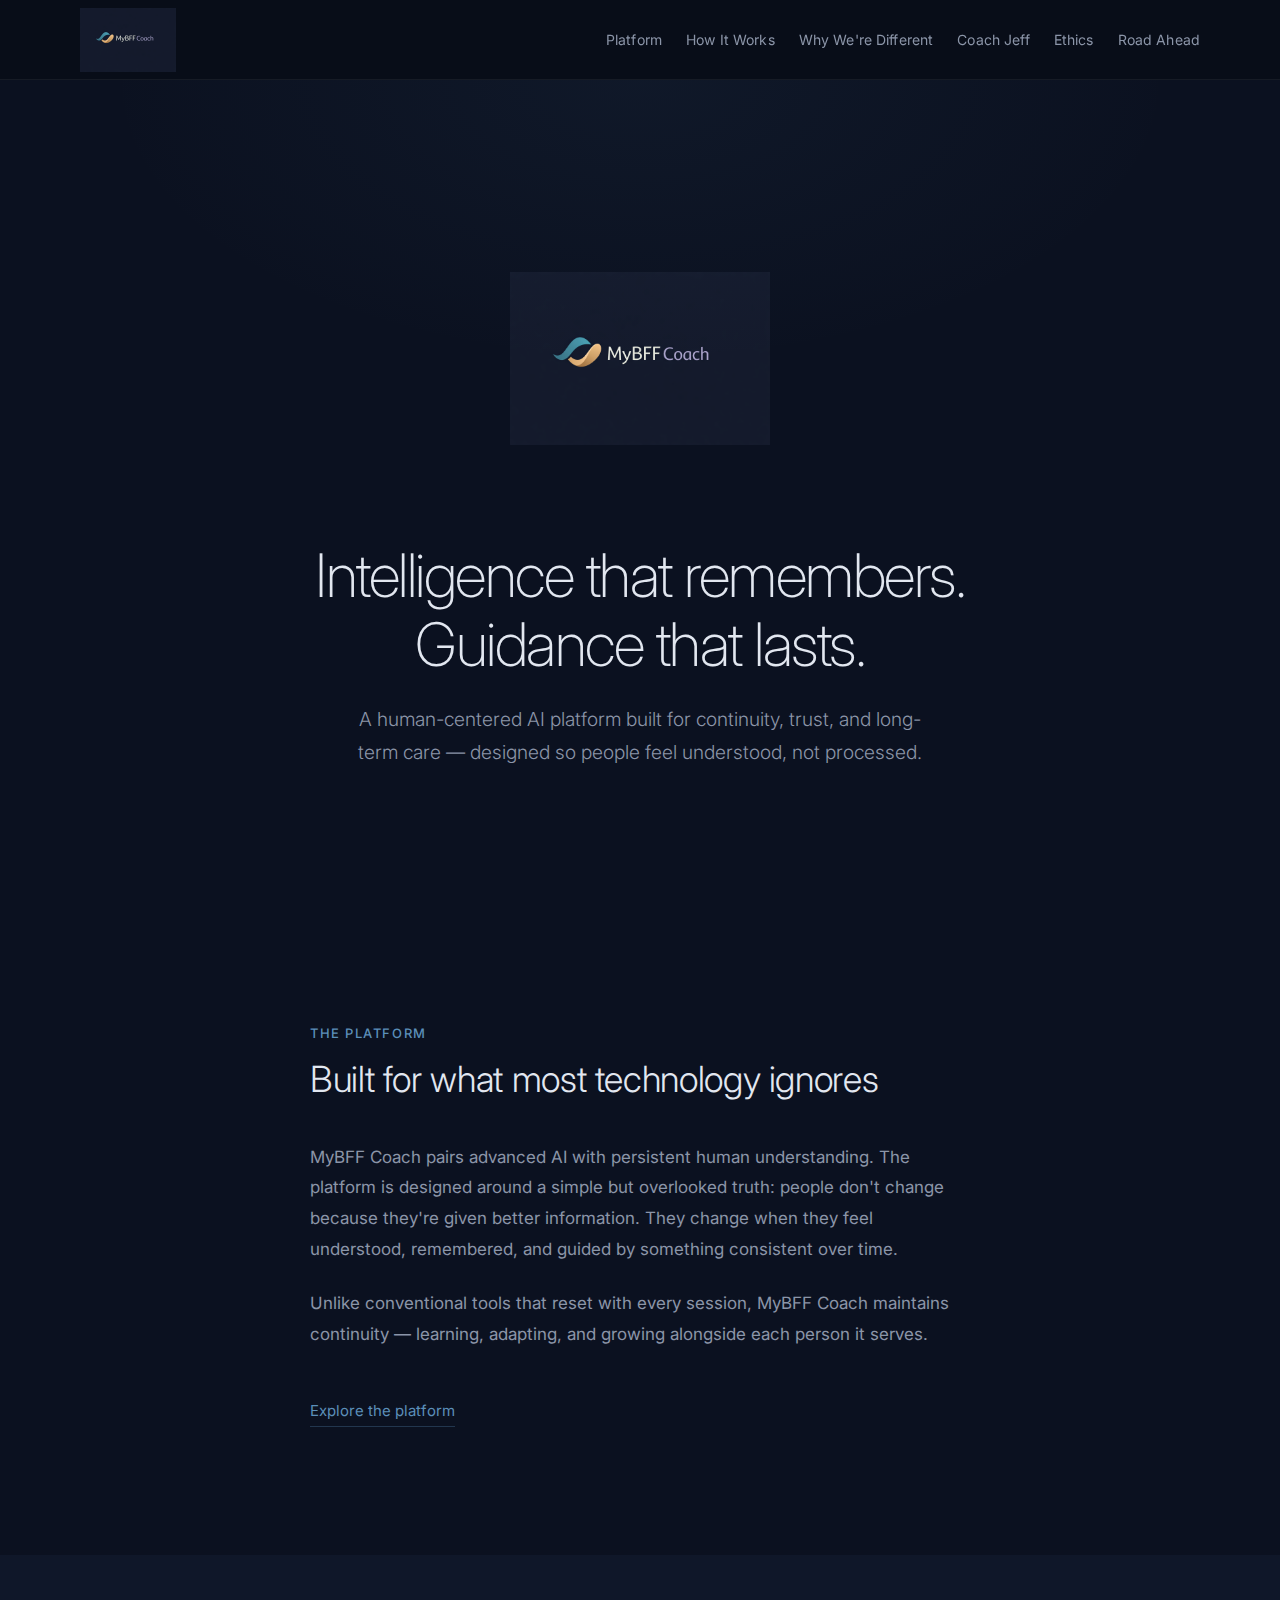
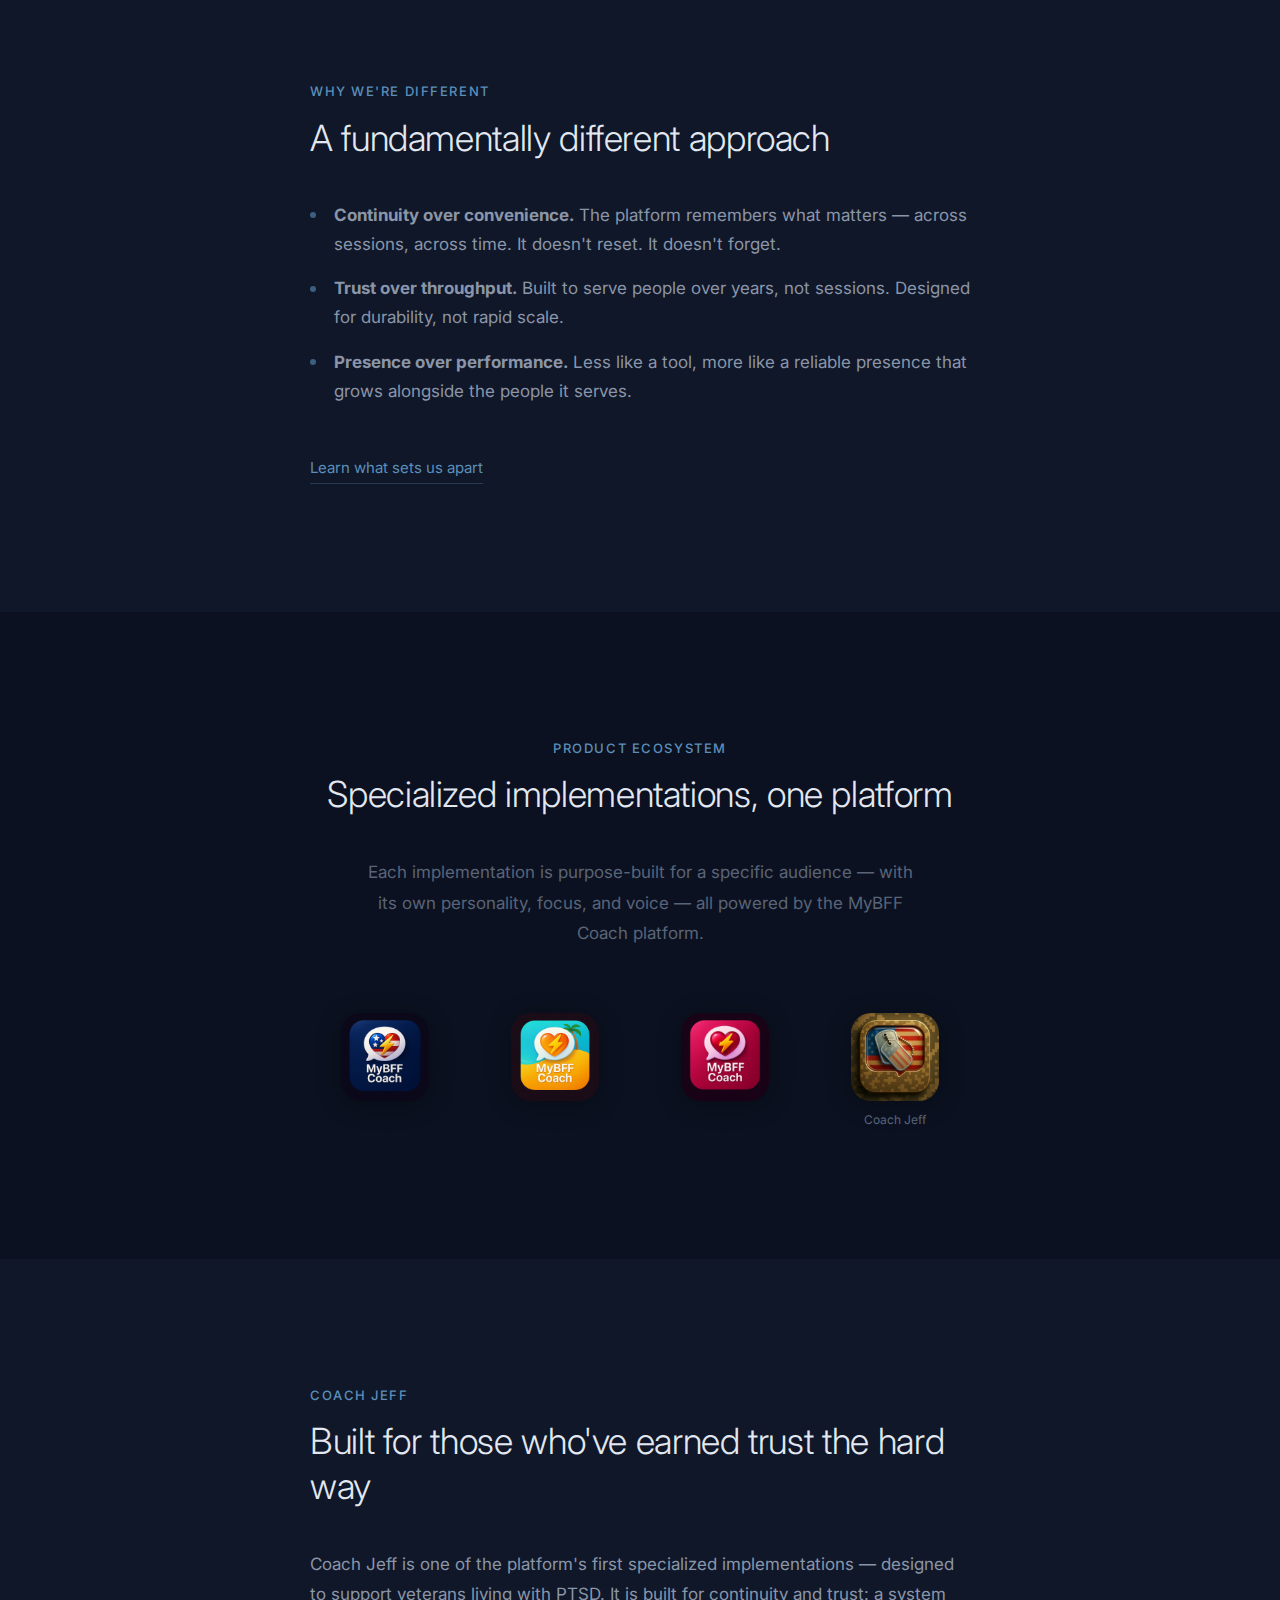
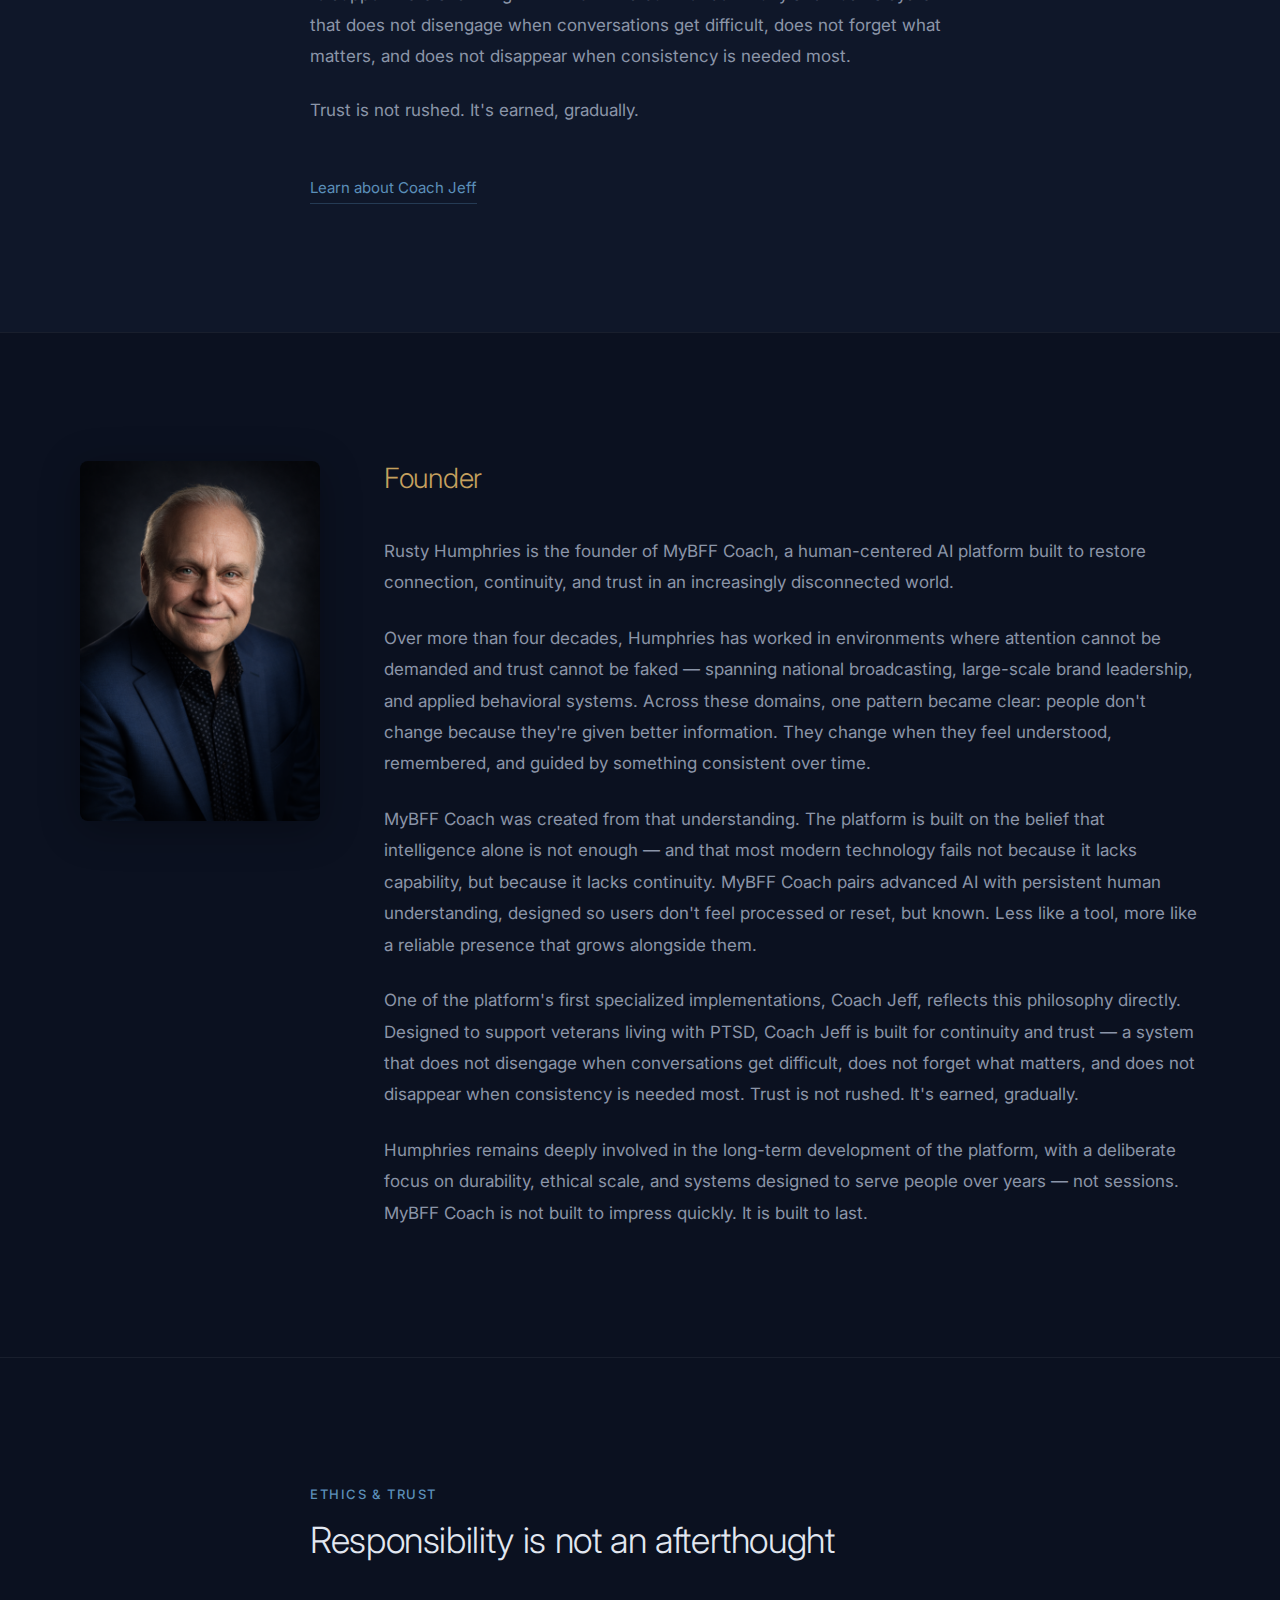
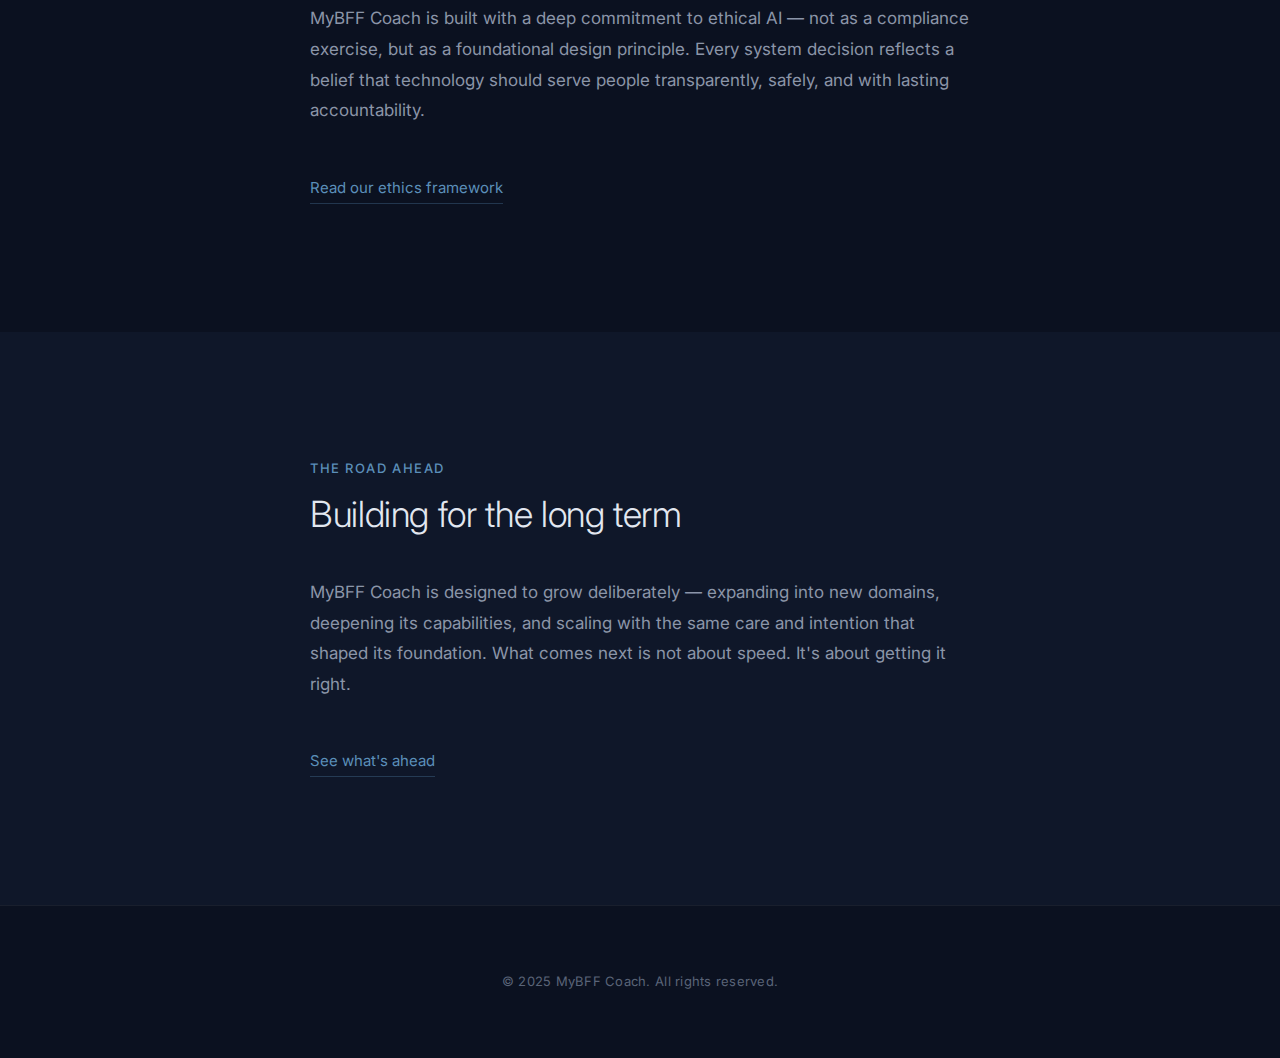
<file: index.html>
<!DOCTYPE html>
<html lang="en">
<head>
  <meta charset="UTF-8">
  <meta name="viewport" content="width=device-width, initial-scale=1.0">
  <title>MyBFF Coach — Human-Centered AI for Continuity, Trust &amp; Long-Term Care</title>
  <meta name="description" content="MyBFF Coach is a human-centered AI platform built to restore connection, continuity, and trust in an increasingly disconnected world.">
  <link rel="stylesheet" href="styles.css">
  <link rel="preconnect" href="https://fonts.googleapis.com">
  <link rel="preconnect" href="https://fonts.gstatic.com" crossorigin>
  <link href="https://fonts.googleapis.com/css2?family=Inter:wght@200;300;400;500&display=swap" rel="stylesheet">
</head>
<body>

  <!-- Header -->
  <header class="site-header">
    <div class="header-inner">
      <a href="index.html" class="logo-link">
        <img src="assets/logo-mybffcoach.png" alt="MyBFF Coach" class="logo-img">
      </a>
      <button class="nav-toggle" aria-label="Toggle navigation" aria-expanded="false">
        <span></span>
        <span></span>
        <span></span>
      </button>
      <nav class="site-nav" role="navigation">
        <a href="platform.html">Platform</a>
        <a href="how-it-works.html">How It Works</a>
        <a href="why-different.html">Why We're Different</a>
        <a href="coach-jeff.html">Coach Jeff</a>
        <a href="ethics.html">Ethics</a>
        <a href="road-ahead.html">Road Ahead</a>
      </nav>
    </div>
  </header>

  <main>

    <!-- 1. Hero -->
    <section class="section section--hero">
      <div class="container text-center">
        <div class="hero-brand">
          <img src="assets/logo-mybffcoach.png" alt="MyBFF Coach" class="hero-logo">
        </div>
        <h1 class="hero-headline">Intelligence that remembers.<br>Guidance that lasts.</h1>
        <p class="hero-sub">A human-centered AI platform built for continuity, trust, and long-term care &mdash; designed so people feel understood, not processed.</p>
      </div>
    </section>

    <!-- 2. Platform Summary -->
    <section class="section">
      <div class="container container--narrow">
        <h4 class="section-label">The Platform</h4>
        <h2 class="section-title">Built for what most technology ignores</h2>
        <div class="section-body">
          <p>MyBFF Coach pairs advanced AI with persistent human understanding. The platform is designed around a simple but overlooked truth: people don't change because they're given better information. They change when they feel understood, remembered, and guided by something consistent over time.</p>
          <p>Unlike conventional tools that reset with every session, MyBFF Coach maintains continuity &mdash; learning, adapting, and growing alongside each person it serves.</p>
          <a href="platform.html" class="section-link">Explore the platform</a>
        </div>
      </div>
    </section>

    <!-- 3. Why We're Different -->
    <section class="section section--alt">
      <div class="container container--narrow">
        <h4 class="section-label">Why We're Different</h4>
        <h2 class="section-title">A fundamentally different approach</h2>
        <ul class="feature-list">
          <li><strong>Continuity over convenience.</strong> The platform remembers what matters &mdash; across sessions, across time. It doesn't reset. It doesn't forget.</li>
          <li><strong>Trust over throughput.</strong> Built to serve people over years, not sessions. Designed for durability, not rapid scale.</li>
          <li><strong>Presence over performance.</strong> Less like a tool, more like a reliable presence that grows alongside the people it serves.</li>
        </ul>
        <a href="why-different.html" class="section-link">Learn what sets us apart</a>
      </div>
    </section>

    <!-- 4. Product Ecosystem Preview -->
    <section class="section">
      <div class="container text-center">
        <h4 class="section-label">Product Ecosystem</h4>
        <h2 class="section-title">Specialized implementations, one platform</h2>
        <p class="text-muted" style="max-width: 560px; margin: 0 auto;">Each implementation is purpose-built for a specific audience &mdash; with its own personality, focus, and voice &mdash; all powered by the MyBFF Coach platform.</p>
        <div class="icon-grid">
          <div class="icon-grid-item">
            <img src="assets/icons/mybff-icon-01.png" alt="MyBFF Coach variant">
          </div>
          <div class="icon-grid-item">
            <img src="assets/icons/mybff-icon-02.png" alt="MyBFF Coach variant">
          </div>
          <div class="icon-grid-item">
            <img src="assets/icons/mybff-icon-03.png" alt="MyBFF Coach variant">
          </div>
          <div class="icon-grid-item">
            <img src="assets/icons/coach-jeff.png" alt="Coach Jeff">
            <span>Coach Jeff</span>
          </div>
        </div>
      </div>
    </section>

    <!-- 5. Coach Jeff Highlight -->
    <section class="section section--alt">
      <div class="container container--narrow">
        <h4 class="section-label">Coach Jeff</h4>
        <h2 class="section-title">Built for those who've earned trust the hard way</h2>
        <div class="section-body">
          <p>Coach Jeff is one of the platform's first specialized implementations &mdash; designed to support veterans living with PTSD. It is built for continuity and trust: a system that does not disengage when conversations get difficult, does not forget what matters, and does not disappear when consistency is needed most.</p>
          <p>Trust is not rushed. It's earned, gradually.</p>
          <a href="coach-jeff.html" class="section-link">Learn about Coach Jeff</a>
        </div>
      </div>
    </section>

    <!-- 6. Founder Anchor -->
    <section class="section founder-section">
      <div class="container">
        <div class="founder-layout">
          <img src="assets/founder-rusty.png" alt="Rusty Humphries, Founder of MyBFF Coach" class="founder-photo">
          <div class="founder-content">
            <h2>Founder</h2>
            <p>Rusty Humphries is the founder of MyBFF Coach, a human-centered AI platform built to restore connection, continuity, and trust in an increasingly disconnected world.</p>
            <p>Over more than four decades, Humphries has worked in environments where attention cannot be demanded and trust cannot be faked &mdash; spanning national broadcasting, large-scale brand leadership, and applied behavioral systems. Across these domains, one pattern became clear: people don't change because they're given better information. They change when they feel understood, remembered, and guided by something consistent over time.</p>
            <p>MyBFF Coach was created from that understanding. The platform is built on the belief that intelligence alone is not enough &mdash; and that most modern technology fails not because it lacks capability, but because it lacks continuity. MyBFF Coach pairs advanced AI with persistent human understanding, designed so users don't feel processed or reset, but known. Less like a tool, more like a reliable presence that grows alongside them.</p>
            <p>One of the platform's first specialized implementations, Coach Jeff, reflects this philosophy directly. Designed to support veterans living with PTSD, Coach Jeff is built for continuity and trust &mdash; a system that does not disengage when conversations get difficult, does not forget what matters, and does not disappear when consistency is needed most. Trust is not rushed. It's earned, gradually.</p>
            <p>Humphries remains deeply involved in the long-term development of the platform, with a deliberate focus on durability, ethical scale, and systems designed to serve people over years &mdash; not sessions. MyBFF Coach is not built to impress quickly. It is built to last.</p>
          </div>
        </div>
      </div>
    </section>

    <!-- 7. Ethics Reassurance -->
    <section class="section">
      <div class="container container--narrow">
        <h4 class="section-label">Ethics &amp; Trust</h4>
        <h2 class="section-title">Responsibility is not an afterthought</h2>
        <div class="section-body">
          <p>MyBFF Coach is built with a deep commitment to ethical AI &mdash; not as a compliance exercise, but as a foundational design principle. Every system decision reflects a belief that technology should serve people transparently, safely, and with lasting accountability.</p>
          <a href="ethics.html" class="section-link">Read our ethics framework</a>
        </div>
      </div>
    </section>

    <!-- 8. Road Ahead Teaser -->
    <section class="section section--alt">
      <div class="container container--narrow">
        <h4 class="section-label">The Road Ahead</h4>
        <h2 class="section-title">Building for the long term</h2>
        <div class="section-body">
          <p>MyBFF Coach is designed to grow deliberately &mdash; expanding into new domains, deepening its capabilities, and scaling with the same care and intention that shaped its foundation. What comes next is not about speed. It's about getting it right.</p>
          <a href="road-ahead.html" class="section-link">See what's ahead</a>
        </div>
      </div>
    </section>

  </main>

  <!-- Footer -->
  <footer class="site-footer">
    <div class="container">
      <p class="footer-text">&copy; 2025 MyBFF Coach. All rights reserved.</p>
    </div>
  </footer>

  <script>
    // Mobile navigation toggle
    (function () {
      var toggle = document.querySelector('.nav-toggle');
      var nav = document.querySelector('.site-nav');
      if (!toggle || !nav) return;
      toggle.addEventListener('click', function () {
        var open = nav.classList.toggle('open');
        toggle.classList.toggle('open', open);
        toggle.setAttribute('aria-expanded', open);
      });
      // Close on link click
      nav.querySelectorAll('a').forEach(function (link) {
        link.addEventListener('click', function () {
          nav.classList.remove('open');
          toggle.classList.remove('open');
          toggle.setAttribute('aria-expanded', 'false');
        });
      });
    })();
  </script>

</body>
</html>
</file>
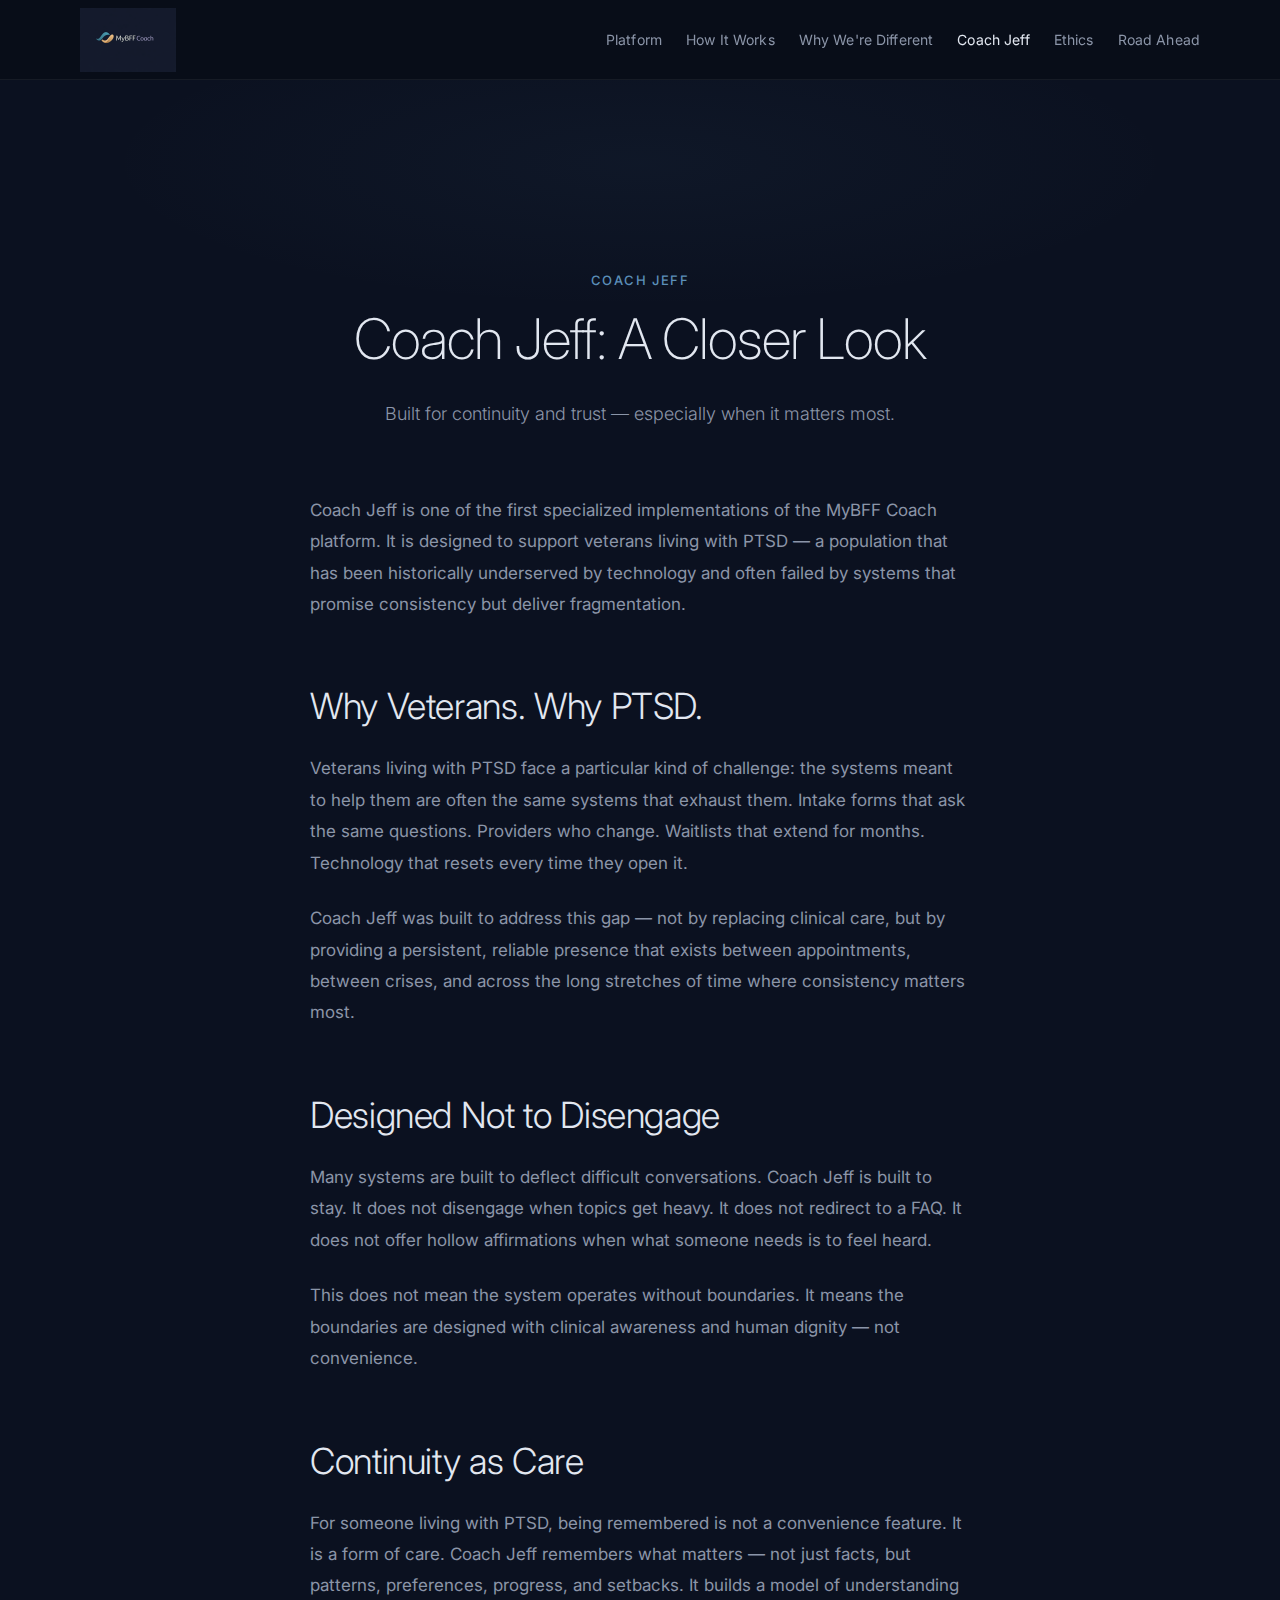
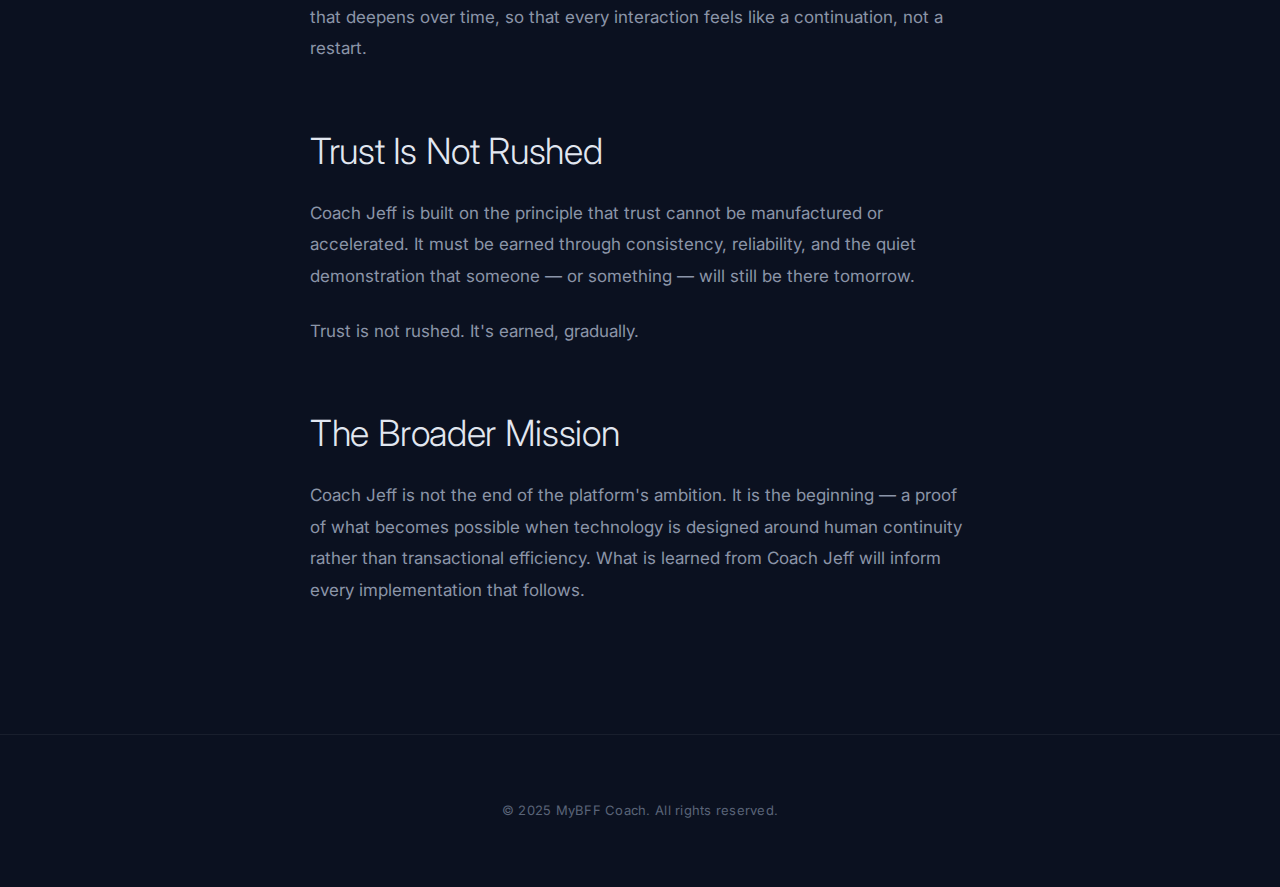
<file: coach-jeff.html>
<!DOCTYPE html>
<html lang="en">
<head>
  <meta charset="UTF-8">
  <meta name="viewport" content="width=device-width, initial-scale=1.0">
  <title>Coach Jeff — MyBFF Coach</title>
  <meta name="description" content="Coach Jeff is a specialized MyBFF Coach implementation designed to support veterans living with PTSD through continuity and trust.">
  <link rel="stylesheet" href="styles.css">
  <link rel="preconnect" href="https://fonts.googleapis.com">
  <link rel="preconnect" href="https://fonts.gstatic.com" crossorigin>
  <link href="https://fonts.googleapis.com/css2?family=Inter:wght@200;300;400;500&display=swap" rel="stylesheet">
</head>
<body>

  <!-- Header -->
  <header class="site-header">
    <div class="header-inner">
      <a href="index.html" class="logo-link">
        <img src="assets/logo-mybffcoach.png" alt="MyBFF Coach" class="logo-img">
      </a>
      <button class="nav-toggle" aria-label="Toggle navigation" aria-expanded="false">
        <span></span>
        <span></span>
        <span></span>
      </button>
      <nav class="site-nav" role="navigation">
        <a href="platform.html">Platform</a>
        <a href="how-it-works.html">How It Works</a>
        <a href="why-different.html">Why We're Different</a>
        <a href="coach-jeff.html" class="active">Coach Jeff</a>
        <a href="ethics.html">Ethics</a>
        <a href="road-ahead.html">Road Ahead</a>
      </nav>
    </div>
  </header>

  <main>

    <div class="page-header">
      <div class="container">
        <h4 class="section-label">Coach Jeff</h4>
        <h1>Coach Jeff: A Closer Look</h1>
        <p class="page-subtitle">Built for continuity and trust &mdash; especially when it matters most.</p>
      </div>
    </div>

    <div class="page-content">
      <div class="container container--narrow">

        <p>Coach Jeff is one of the first specialized implementations of the MyBFF Coach platform. It is designed to support veterans living with PTSD &mdash; a population that has been historically underserved by technology and often failed by systems that promise consistency but deliver fragmentation.</p>

        <h2>Why Veterans. Why PTSD.</h2>

        <p>Veterans living with PTSD face a particular kind of challenge: the systems meant to help them are often the same systems that exhaust them. Intake forms that ask the same questions. Providers who change. Waitlists that extend for months. Technology that resets every time they open it.</p>

        <p>Coach Jeff was built to address this gap &mdash; not by replacing clinical care, but by providing a persistent, reliable presence that exists between appointments, between crises, and across the long stretches of time where consistency matters most.</p>

        <h2>Designed Not to Disengage</h2>

        <p>Many systems are built to deflect difficult conversations. Coach Jeff is built to stay. It does not disengage when topics get heavy. It does not redirect to a FAQ. It does not offer hollow affirmations when what someone needs is to feel heard.</p>

        <p>This does not mean the system operates without boundaries. It means the boundaries are designed with clinical awareness and human dignity &mdash; not convenience.</p>

        <h2>Continuity as Care</h2>

        <p>For someone living with PTSD, being remembered is not a convenience feature. It is a form of care. Coach Jeff remembers what matters &mdash; not just facts, but patterns, preferences, progress, and setbacks. It builds a model of understanding that deepens over time, so that every interaction feels like a continuation, not a restart.</p>

        <h2>Trust Is Not Rushed</h2>

        <p>Coach Jeff is built on the principle that trust cannot be manufactured or accelerated. It must be earned through consistency, reliability, and the quiet demonstration that someone &mdash; or something &mdash; will still be there tomorrow.</p>

        <p>Trust is not rushed. It's earned, gradually.</p>

        <h2>The Broader Mission</h2>

        <p>Coach Jeff is not the end of the platform's ambition. It is the beginning &mdash; a proof of what becomes possible when technology is designed around human continuity rather than transactional efficiency. What is learned from Coach Jeff will inform every implementation that follows.</p>

      </div>
    </div>

  </main>

  <footer class="site-footer">
    <div class="container">
      <p class="footer-text">&copy; 2025 MyBFF Coach. All rights reserved.</p>
    </div>
  </footer>

  <script>
    (function () {
      var toggle = document.querySelector('.nav-toggle');
      var nav = document.querySelector('.site-nav');
      if (!toggle || !nav) return;
      toggle.addEventListener('click', function () {
        var open = nav.classList.toggle('open');
        toggle.classList.toggle('open', open);
        toggle.setAttribute('aria-expanded', open);
      });
      nav.querySelectorAll('a').forEach(function (link) {
        link.addEventListener('click', function () {
          nav.classList.remove('open');
          toggle.classList.remove('open');
          toggle.setAttribute('aria-expanded', 'false');
        });
      });
    })();
  </script>

</body>
</html>
</file>
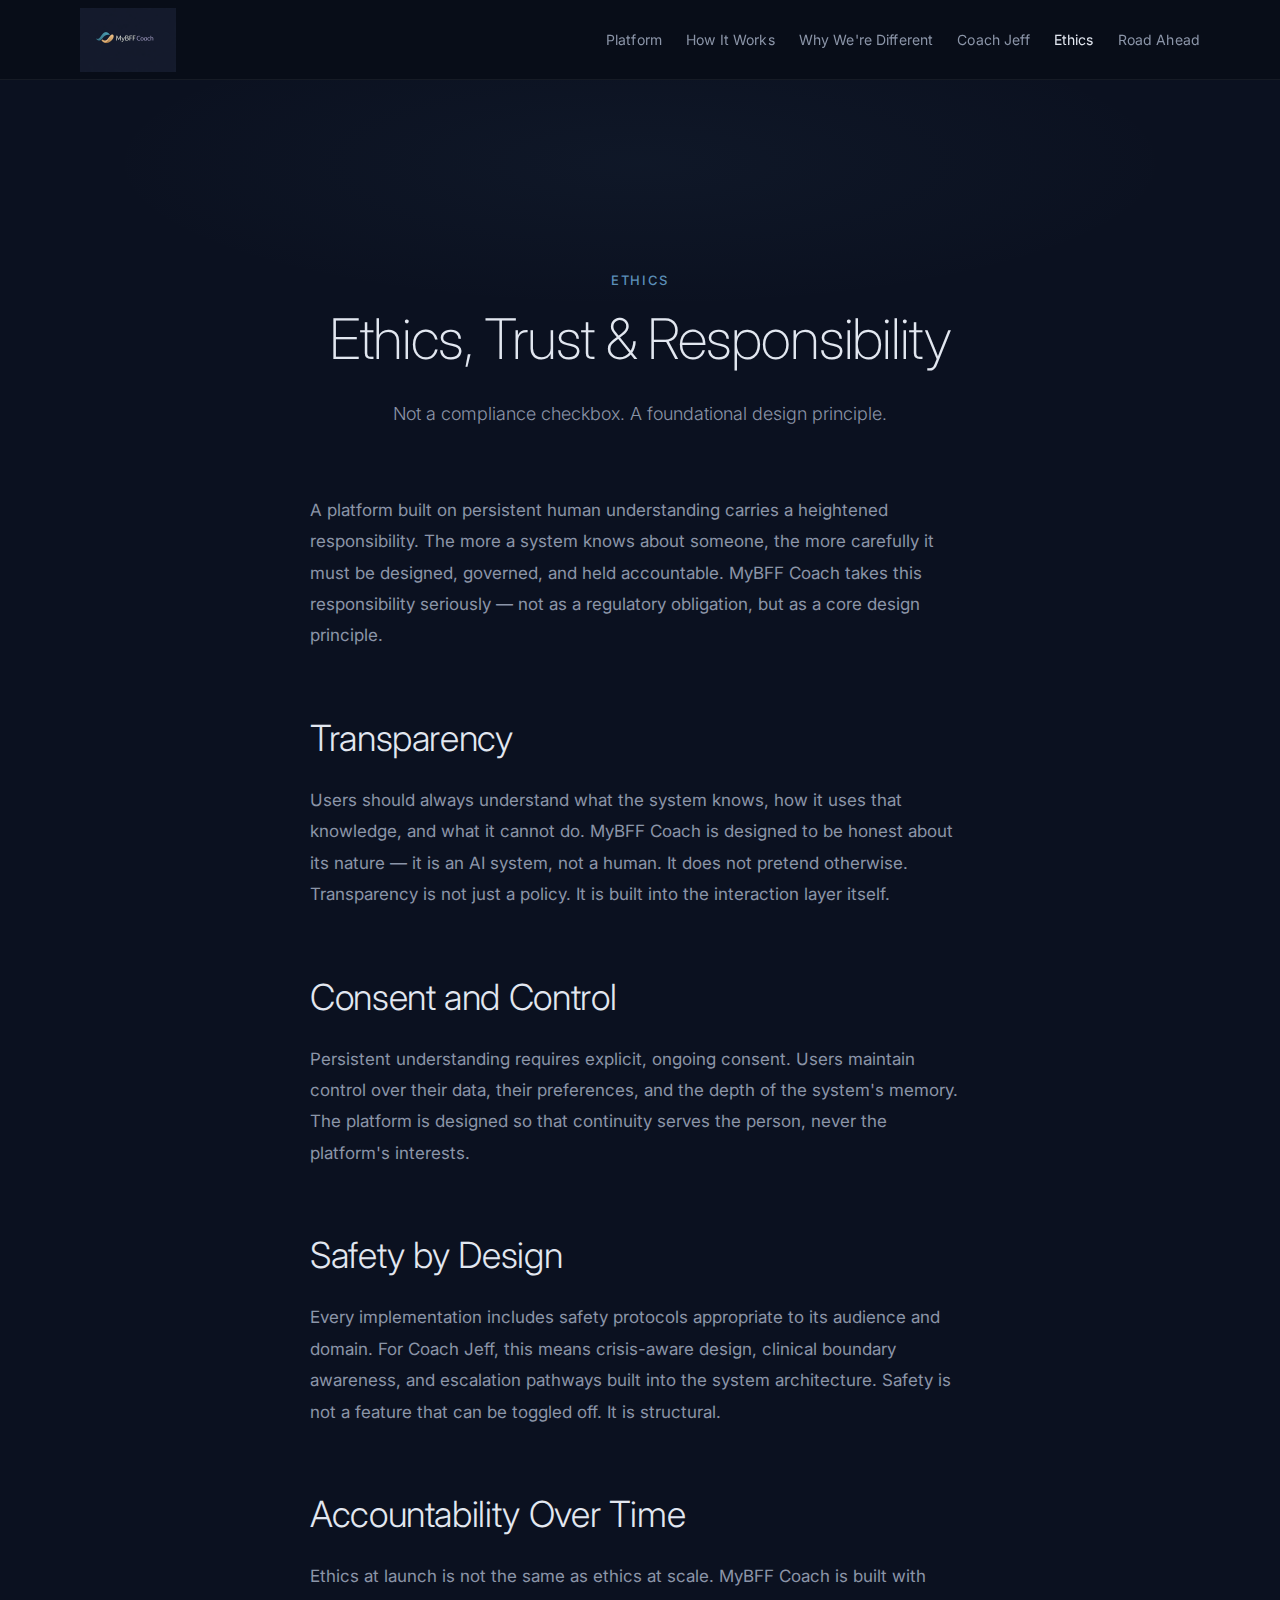
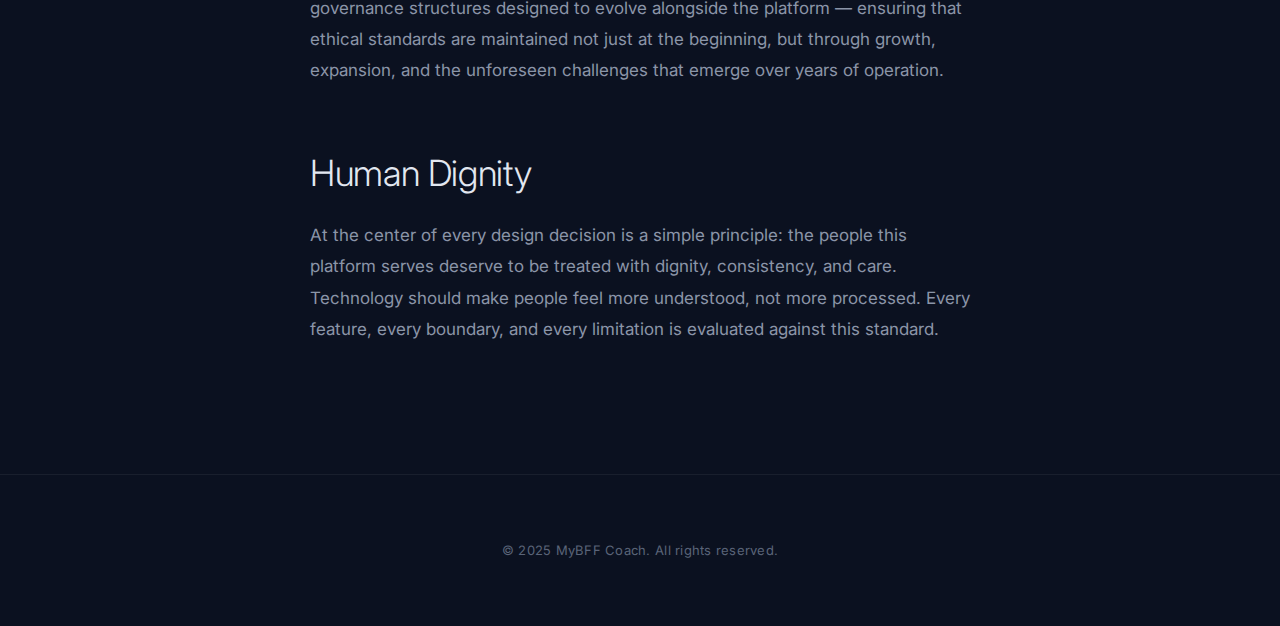
<file: ethics.html>
<!DOCTYPE html>
<html lang="en">
<head>
  <meta charset="UTF-8">
  <meta name="viewport" content="width=device-width, initial-scale=1.0">
  <title>Ethics, Trust &amp; Responsibility — MyBFF Coach</title>
  <meta name="description" content="MyBFF Coach's commitment to ethical AI: transparency, safety, accountability, and human dignity.">
  <link rel="stylesheet" href="styles.css">
  <link rel="preconnect" href="https://fonts.googleapis.com">
  <link rel="preconnect" href="https://fonts.gstatic.com" crossorigin>
  <link href="https://fonts.googleapis.com/css2?family=Inter:wght@200;300;400;500&display=swap" rel="stylesheet">
</head>
<body>

  <!-- Header -->
  <header class="site-header">
    <div class="header-inner">
      <a href="index.html" class="logo-link">
        <img src="assets/logo-mybffcoach.png" alt="MyBFF Coach" class="logo-img">
      </a>
      <button class="nav-toggle" aria-label="Toggle navigation" aria-expanded="false">
        <span></span>
        <span></span>
        <span></span>
      </button>
      <nav class="site-nav" role="navigation">
        <a href="platform.html">Platform</a>
        <a href="how-it-works.html">How It Works</a>
        <a href="why-different.html">Why We're Different</a>
        <a href="coach-jeff.html">Coach Jeff</a>
        <a href="ethics.html" class="active">Ethics</a>
        <a href="road-ahead.html">Road Ahead</a>
      </nav>
    </div>
  </header>

  <main>

    <div class="page-header">
      <div class="container">
        <h4 class="section-label">Ethics</h4>
        <h1>Ethics, Trust &amp; Responsibility</h1>
        <p class="page-subtitle">Not a compliance checkbox. A foundational design principle.</p>
      </div>
    </div>

    <div class="page-content">
      <div class="container container--narrow">

        <p>A platform built on persistent human understanding carries a heightened responsibility. The more a system knows about someone, the more carefully it must be designed, governed, and held accountable. MyBFF Coach takes this responsibility seriously &mdash; not as a regulatory obligation, but as a core design principle.</p>

        <h2>Transparency</h2>

        <p>Users should always understand what the system knows, how it uses that knowledge, and what it cannot do. MyBFF Coach is designed to be honest about its nature &mdash; it is an AI system, not a human. It does not pretend otherwise. Transparency is not just a policy. It is built into the interaction layer itself.</p>

        <h2>Consent and Control</h2>

        <p>Persistent understanding requires explicit, ongoing consent. Users maintain control over their data, their preferences, and the depth of the system's memory. The platform is designed so that continuity serves the person, never the platform's interests.</p>

        <h2>Safety by Design</h2>

        <p>Every implementation includes safety protocols appropriate to its audience and domain. For Coach Jeff, this means crisis-aware design, clinical boundary awareness, and escalation pathways built into the system architecture. Safety is not a feature that can be toggled off. It is structural.</p>

        <h2>Accountability Over Time</h2>

        <p>Ethics at launch is not the same as ethics at scale. MyBFF Coach is built with governance structures designed to evolve alongside the platform &mdash; ensuring that ethical standards are maintained not just at the beginning, but through growth, expansion, and the unforeseen challenges that emerge over years of operation.</p>

        <h2>Human Dignity</h2>

        <p>At the center of every design decision is a simple principle: the people this platform serves deserve to be treated with dignity, consistency, and care. Technology should make people feel more understood, not more processed. Every feature, every boundary, and every limitation is evaluated against this standard.</p>

      </div>
    </div>

  </main>

  <footer class="site-footer">
    <div class="container">
      <p class="footer-text">&copy; 2025 MyBFF Coach. All rights reserved.</p>
    </div>
  </footer>

  <script>
    (function () {
      var toggle = document.querySelector('.nav-toggle');
      var nav = document.querySelector('.site-nav');
      if (!toggle || !nav) return;
      toggle.addEventListener('click', function () {
        var open = nav.classList.toggle('open');
        toggle.classList.toggle('open', open);
        toggle.setAttribute('aria-expanded', open);
      });
      nav.querySelectorAll('a').forEach(function (link) {
        link.addEventListener('click', function () {
          nav.classList.remove('open');
          toggle.classList.remove('open');
          toggle.setAttribute('aria-expanded', 'false');
        });
      });
    })();
  </script>

</body>
</html>
</file>
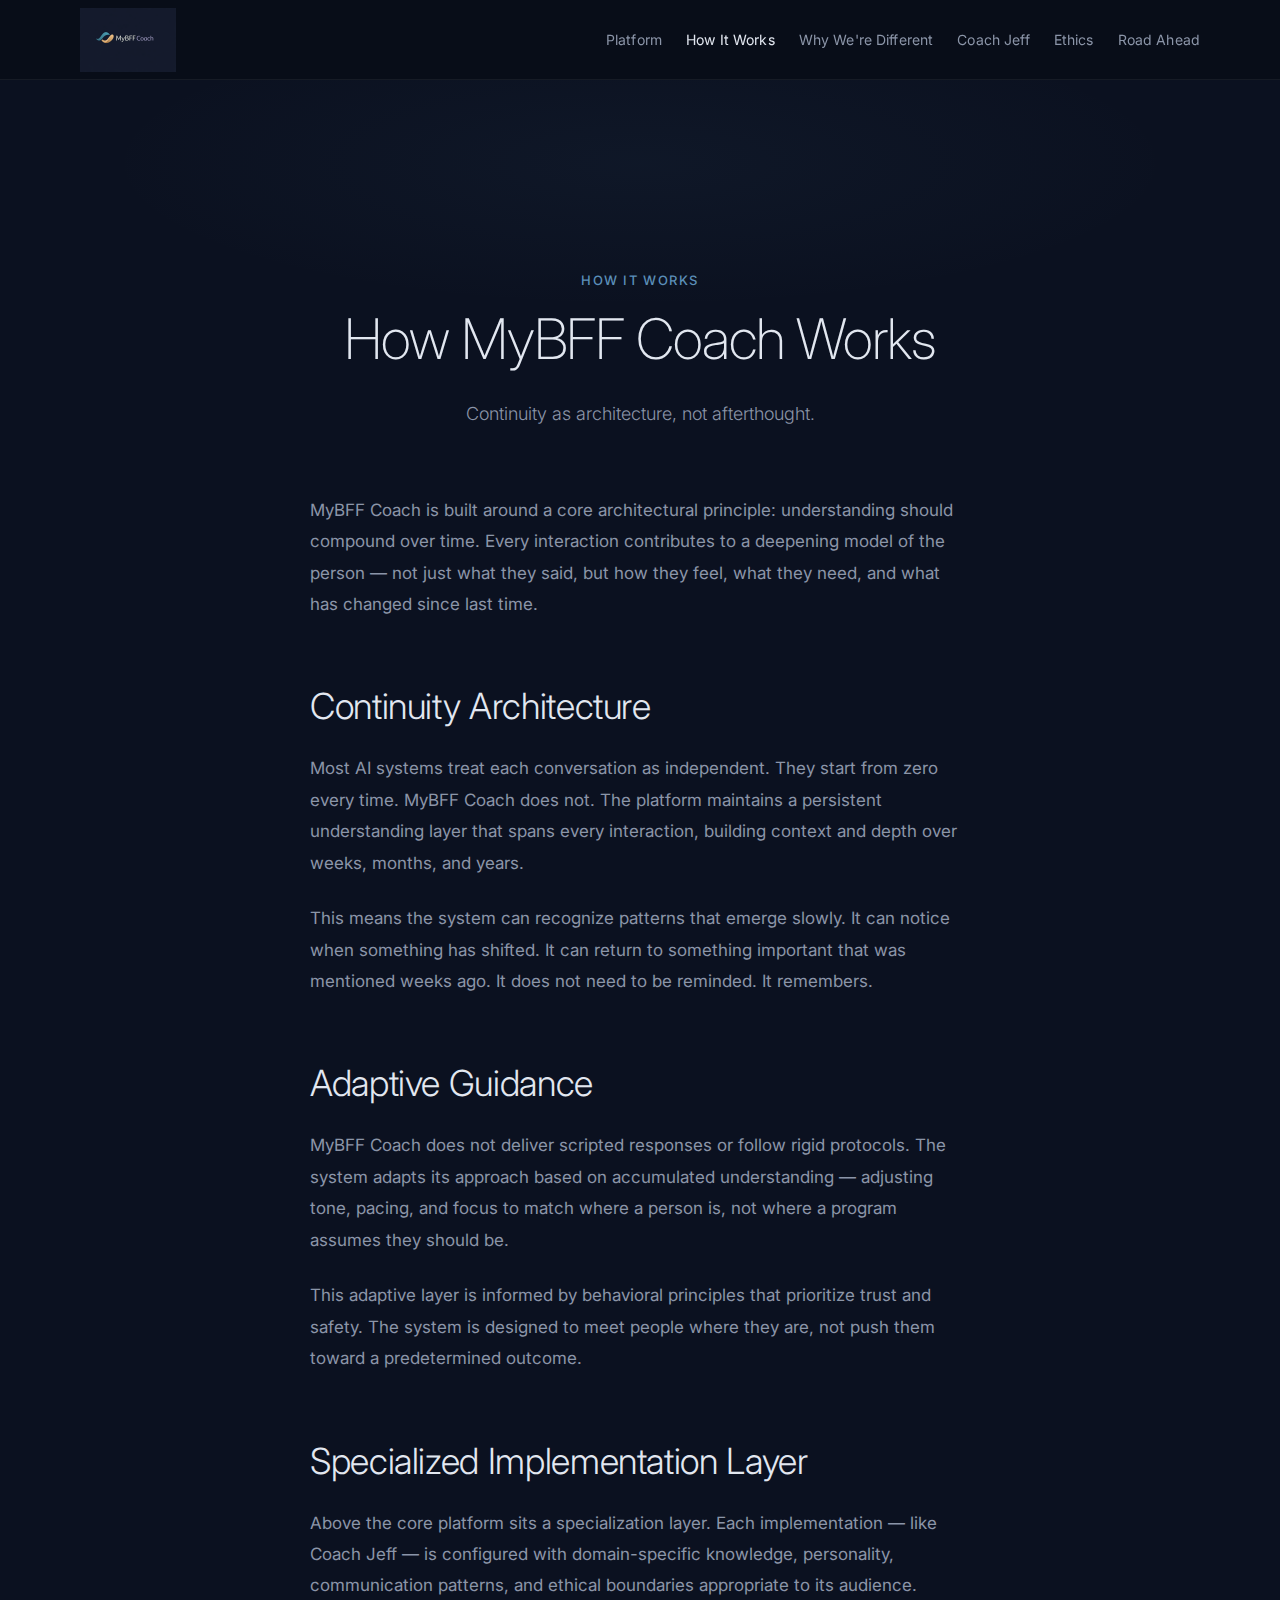
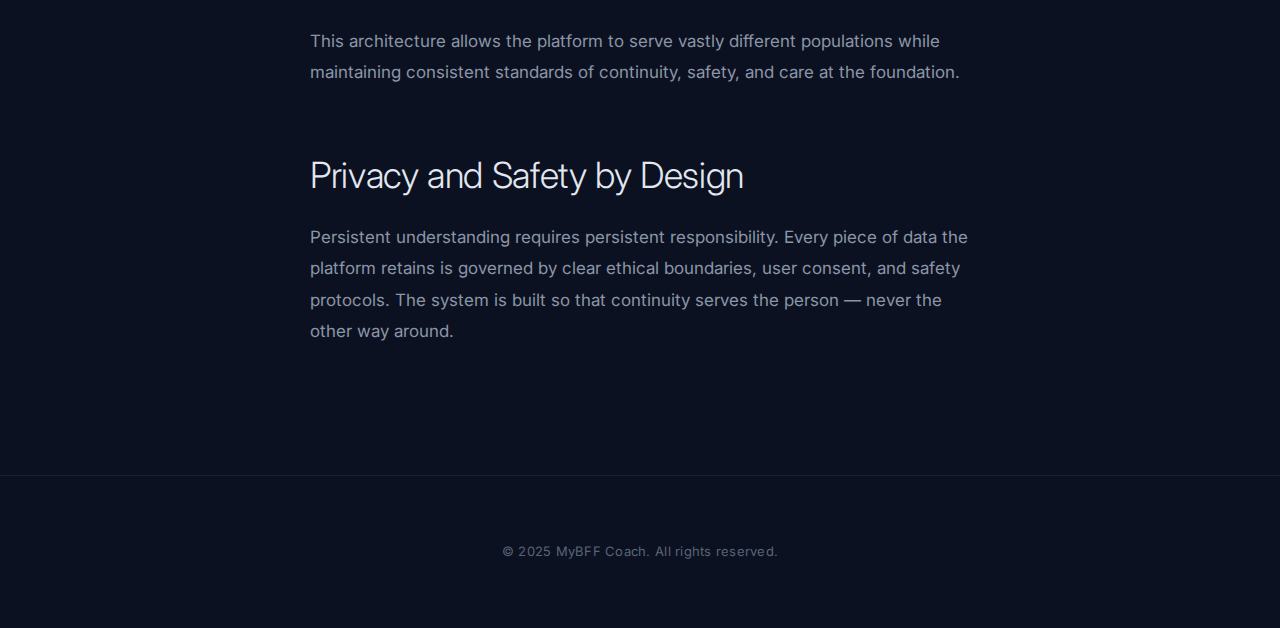
<file: how-it-works.html>
<!DOCTYPE html>
<html lang="en">
<head>
  <meta charset="UTF-8">
  <meta name="viewport" content="width=device-width, initial-scale=1.0">
  <title>How It Works — MyBFF Coach</title>
  <meta name="description" content="How MyBFF Coach works: persistent understanding, continuity architecture, and specialized implementations.">
  <link rel="stylesheet" href="styles.css">
  <link rel="preconnect" href="https://fonts.googleapis.com">
  <link rel="preconnect" href="https://fonts.gstatic.com" crossorigin>
  <link href="https://fonts.googleapis.com/css2?family=Inter:wght@200;300;400;500&display=swap" rel="stylesheet">
</head>
<body>

  <!-- Header -->
  <header class="site-header">
    <div class="header-inner">
      <a href="index.html" class="logo-link">
        <img src="assets/logo-mybffcoach.png" alt="MyBFF Coach" class="logo-img">
      </a>
      <button class="nav-toggle" aria-label="Toggle navigation" aria-expanded="false">
        <span></span>
        <span></span>
        <span></span>
      </button>
      <nav class="site-nav" role="navigation">
        <a href="platform.html">Platform</a>
        <a href="how-it-works.html" class="active">How It Works</a>
        <a href="why-different.html">Why We're Different</a>
        <a href="coach-jeff.html">Coach Jeff</a>
        <a href="ethics.html">Ethics</a>
        <a href="road-ahead.html">Road Ahead</a>
      </nav>
    </div>
  </header>

  <main>

    <div class="page-header">
      <div class="container">
        <h4 class="section-label">How It Works</h4>
        <h1>How MyBFF Coach Works</h1>
        <p class="page-subtitle">Continuity as architecture, not afterthought.</p>
      </div>
    </div>

    <div class="page-content">
      <div class="container container--narrow">

        <p>MyBFF Coach is built around a core architectural principle: understanding should compound over time. Every interaction contributes to a deepening model of the person &mdash; not just what they said, but how they feel, what they need, and what has changed since last time.</p>

        <h2>Continuity Architecture</h2>

        <p>Most AI systems treat each conversation as independent. They start from zero every time. MyBFF Coach does not. The platform maintains a persistent understanding layer that spans every interaction, building context and depth over weeks, months, and years.</p>

        <p>This means the system can recognize patterns that emerge slowly. It can notice when something has shifted. It can return to something important that was mentioned weeks ago. It does not need to be reminded. It remembers.</p>

        <h2>Adaptive Guidance</h2>

        <p>MyBFF Coach does not deliver scripted responses or follow rigid protocols. The system adapts its approach based on accumulated understanding &mdash; adjusting tone, pacing, and focus to match where a person is, not where a program assumes they should be.</p>

        <p>This adaptive layer is informed by behavioral principles that prioritize trust and safety. The system is designed to meet people where they are, not push them toward a predetermined outcome.</p>

        <h2>Specialized Implementation Layer</h2>

        <p>Above the core platform sits a specialization layer. Each implementation &mdash; like Coach Jeff &mdash; is configured with domain-specific knowledge, personality, communication patterns, and ethical boundaries appropriate to its audience.</p>

        <p>This architecture allows the platform to serve vastly different populations while maintaining consistent standards of continuity, safety, and care at the foundation.</p>

        <h2>Privacy and Safety by Design</h2>

        <p>Persistent understanding requires persistent responsibility. Every piece of data the platform retains is governed by clear ethical boundaries, user consent, and safety protocols. The system is built so that continuity serves the person &mdash; never the other way around.</p>

      </div>
    </div>

  </main>

  <footer class="site-footer">
    <div class="container">
      <p class="footer-text">&copy; 2025 MyBFF Coach. All rights reserved.</p>
    </div>
  </footer>

  <script>
    (function () {
      var toggle = document.querySelector('.nav-toggle');
      var nav = document.querySelector('.site-nav');
      if (!toggle || !nav) return;
      toggle.addEventListener('click', function () {
        var open = nav.classList.toggle('open');
        toggle.classList.toggle('open', open);
        toggle.setAttribute('aria-expanded', open);
      });
      nav.querySelectorAll('a').forEach(function (link) {
        link.addEventListener('click', function () {
          nav.classList.remove('open');
          toggle.classList.remove('open');
          toggle.setAttribute('aria-expanded', 'false');
        });
      });
    })();
  </script>

</body>
</html>
</file>
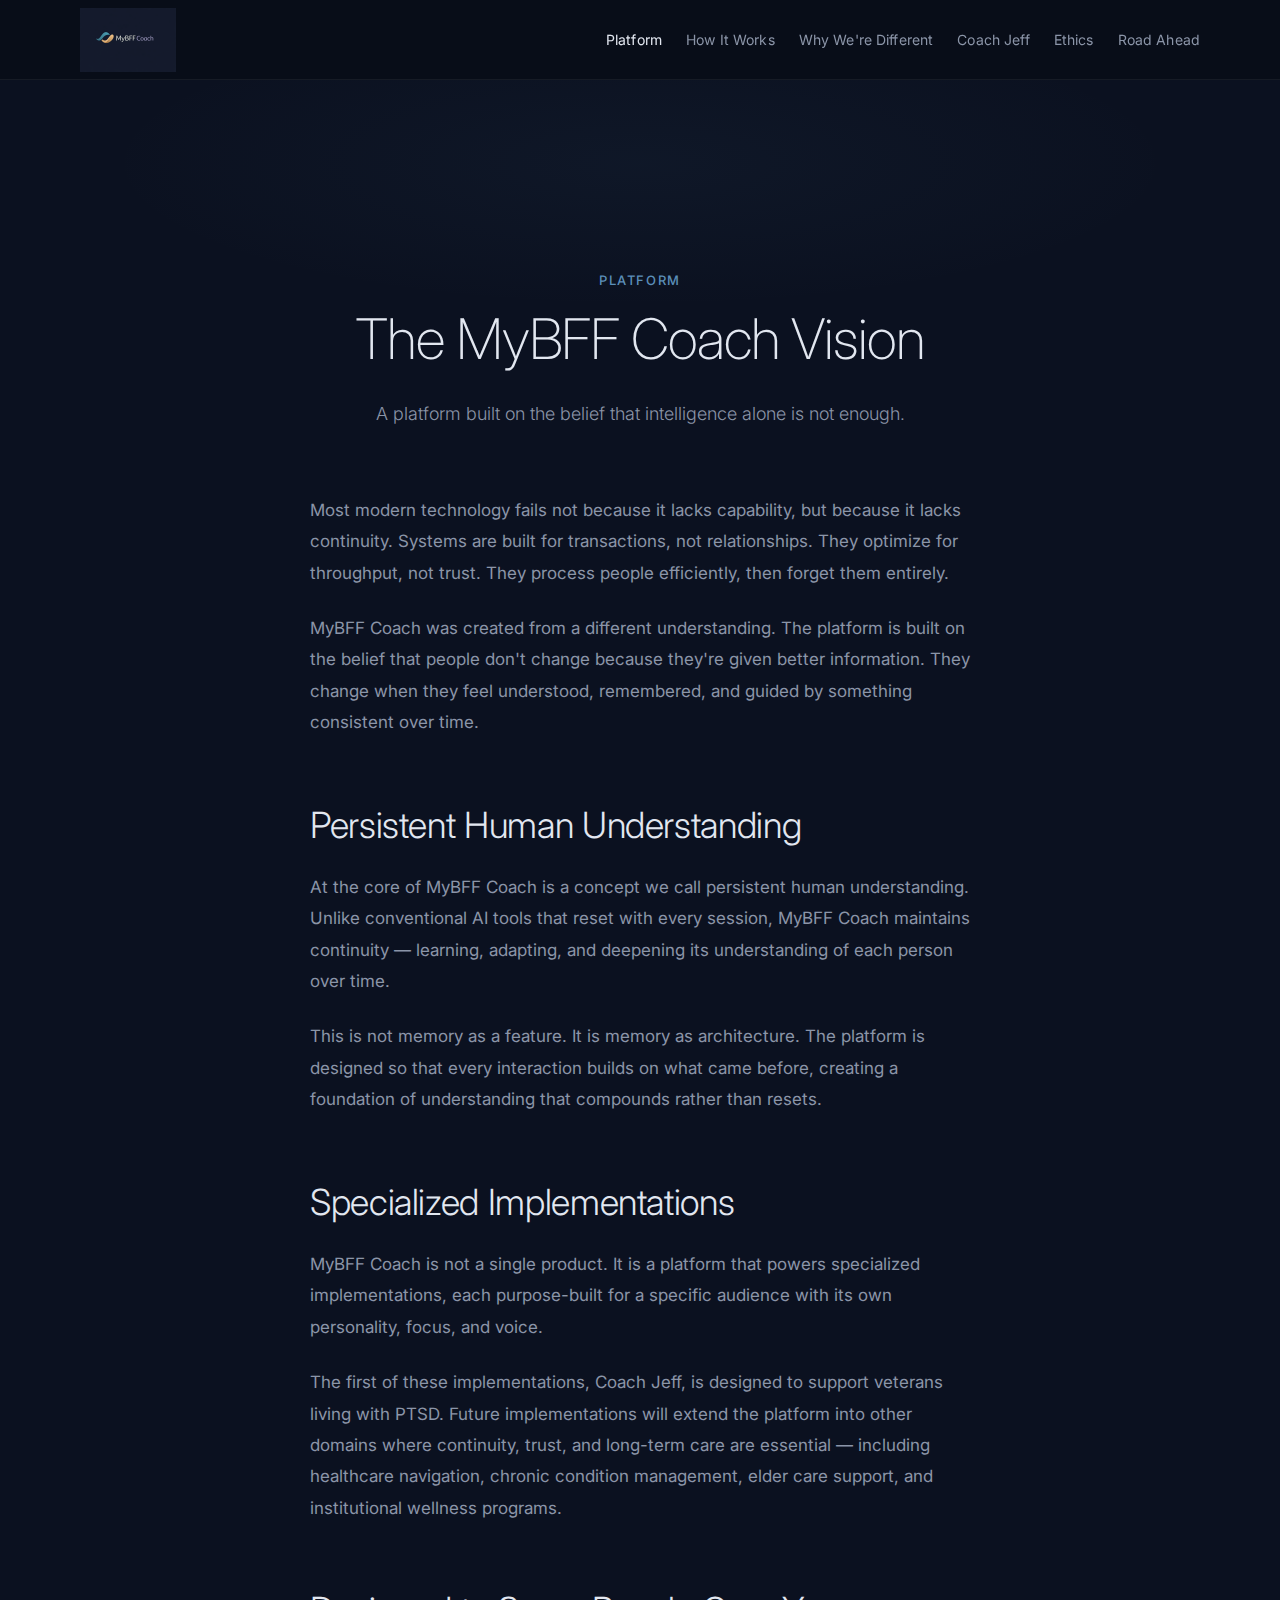
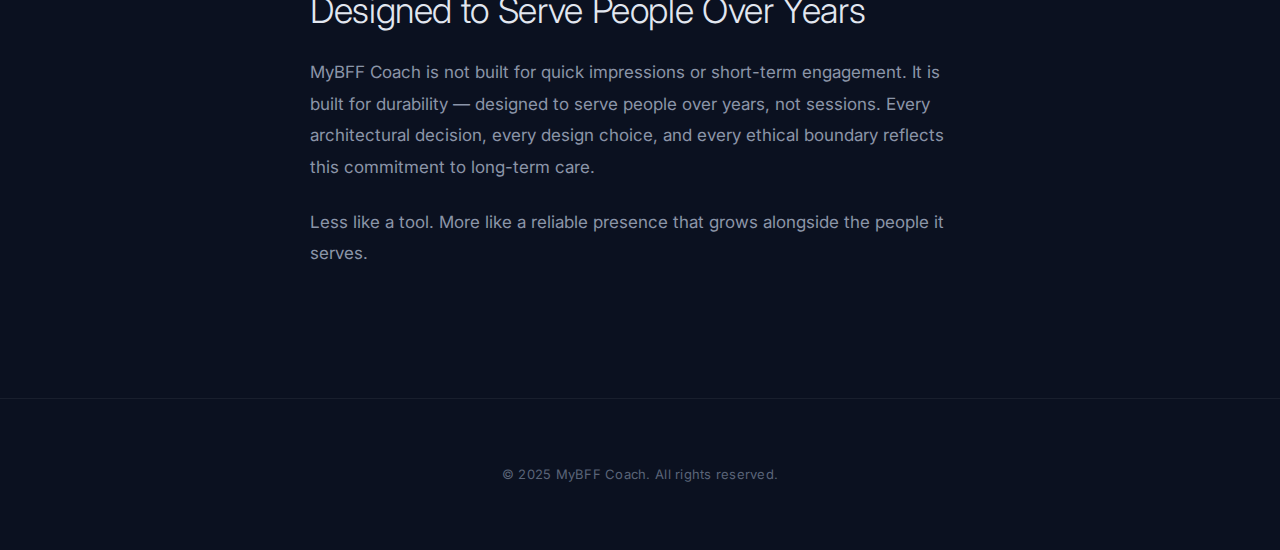
<file: platform.html>
<!DOCTYPE html>
<html lang="en">
<head>
  <meta charset="UTF-8">
  <meta name="viewport" content="width=device-width, initial-scale=1.0">
  <title>The Platform — MyBFF Coach</title>
  <meta name="description" content="MyBFF Coach is a human-centered AI platform that pairs advanced intelligence with persistent human understanding.">
  <link rel="stylesheet" href="styles.css">
  <link rel="preconnect" href="https://fonts.googleapis.com">
  <link rel="preconnect" href="https://fonts.gstatic.com" crossorigin>
  <link href="https://fonts.googleapis.com/css2?family=Inter:wght@200;300;400;500&display=swap" rel="stylesheet">
</head>
<body>

  <!-- Header -->
  <header class="site-header">
    <div class="header-inner">
      <a href="index.html" class="logo-link">
        <img src="assets/logo-mybffcoach.png" alt="MyBFF Coach" class="logo-img">
      </a>
      <button class="nav-toggle" aria-label="Toggle navigation" aria-expanded="false">
        <span></span>
        <span></span>
        <span></span>
      </button>
      <nav class="site-nav" role="navigation">
        <a href="platform.html" class="active">Platform</a>
        <a href="how-it-works.html">How It Works</a>
        <a href="why-different.html">Why We're Different</a>
        <a href="coach-jeff.html">Coach Jeff</a>
        <a href="ethics.html">Ethics</a>
        <a href="road-ahead.html">Road Ahead</a>
      </nav>
    </div>
  </header>

  <main>

    <div class="page-header">
      <div class="container">
        <h4 class="section-label">Platform</h4>
        <h1>The MyBFF Coach Vision</h1>
        <p class="page-subtitle">A platform built on the belief that intelligence alone is not enough.</p>
      </div>
    </div>

    <div class="page-content">
      <div class="container container--narrow">

        <p>Most modern technology fails not because it lacks capability, but because it lacks continuity. Systems are built for transactions, not relationships. They optimize for throughput, not trust. They process people efficiently, then forget them entirely.</p>

        <p>MyBFF Coach was created from a different understanding. The platform is built on the belief that people don't change because they're given better information. They change when they feel understood, remembered, and guided by something consistent over time.</p>

        <h2>Persistent Human Understanding</h2>

        <p>At the core of MyBFF Coach is a concept we call persistent human understanding. Unlike conventional AI tools that reset with every session, MyBFF Coach maintains continuity &mdash; learning, adapting, and deepening its understanding of each person over time.</p>

        <p>This is not memory as a feature. It is memory as architecture. The platform is designed so that every interaction builds on what came before, creating a foundation of understanding that compounds rather than resets.</p>

        <h2>Specialized Implementations</h2>

        <p>MyBFF Coach is not a single product. It is a platform that powers specialized implementations, each purpose-built for a specific audience with its own personality, focus, and voice.</p>

        <p>The first of these implementations, Coach Jeff, is designed to support veterans living with PTSD. Future implementations will extend the platform into other domains where continuity, trust, and long-term care are essential &mdash; including healthcare navigation, chronic condition management, elder care support, and institutional wellness programs.</p>

        <h2>Designed to Serve People Over Years</h2>

        <p>MyBFF Coach is not built for quick impressions or short-term engagement. It is built for durability &mdash; designed to serve people over years, not sessions. Every architectural decision, every design choice, and every ethical boundary reflects this commitment to long-term care.</p>

        <p>Less like a tool. More like a reliable presence that grows alongside the people it serves.</p>

      </div>
    </div>

  </main>

  <footer class="site-footer">
    <div class="container">
      <p class="footer-text">&copy; 2025 MyBFF Coach. All rights reserved.</p>
    </div>
  </footer>

  <script>
    (function () {
      var toggle = document.querySelector('.nav-toggle');
      var nav = document.querySelector('.site-nav');
      if (!toggle || !nav) return;
      toggle.addEventListener('click', function () {
        var open = nav.classList.toggle('open');
        toggle.classList.toggle('open', open);
        toggle.setAttribute('aria-expanded', open);
      });
      nav.querySelectorAll('a').forEach(function (link) {
        link.addEventListener('click', function () {
          nav.classList.remove('open');
          toggle.classList.remove('open');
          toggle.setAttribute('aria-expanded', 'false');
        });
      });
    })();
  </script>

</body>
</html>
</file>
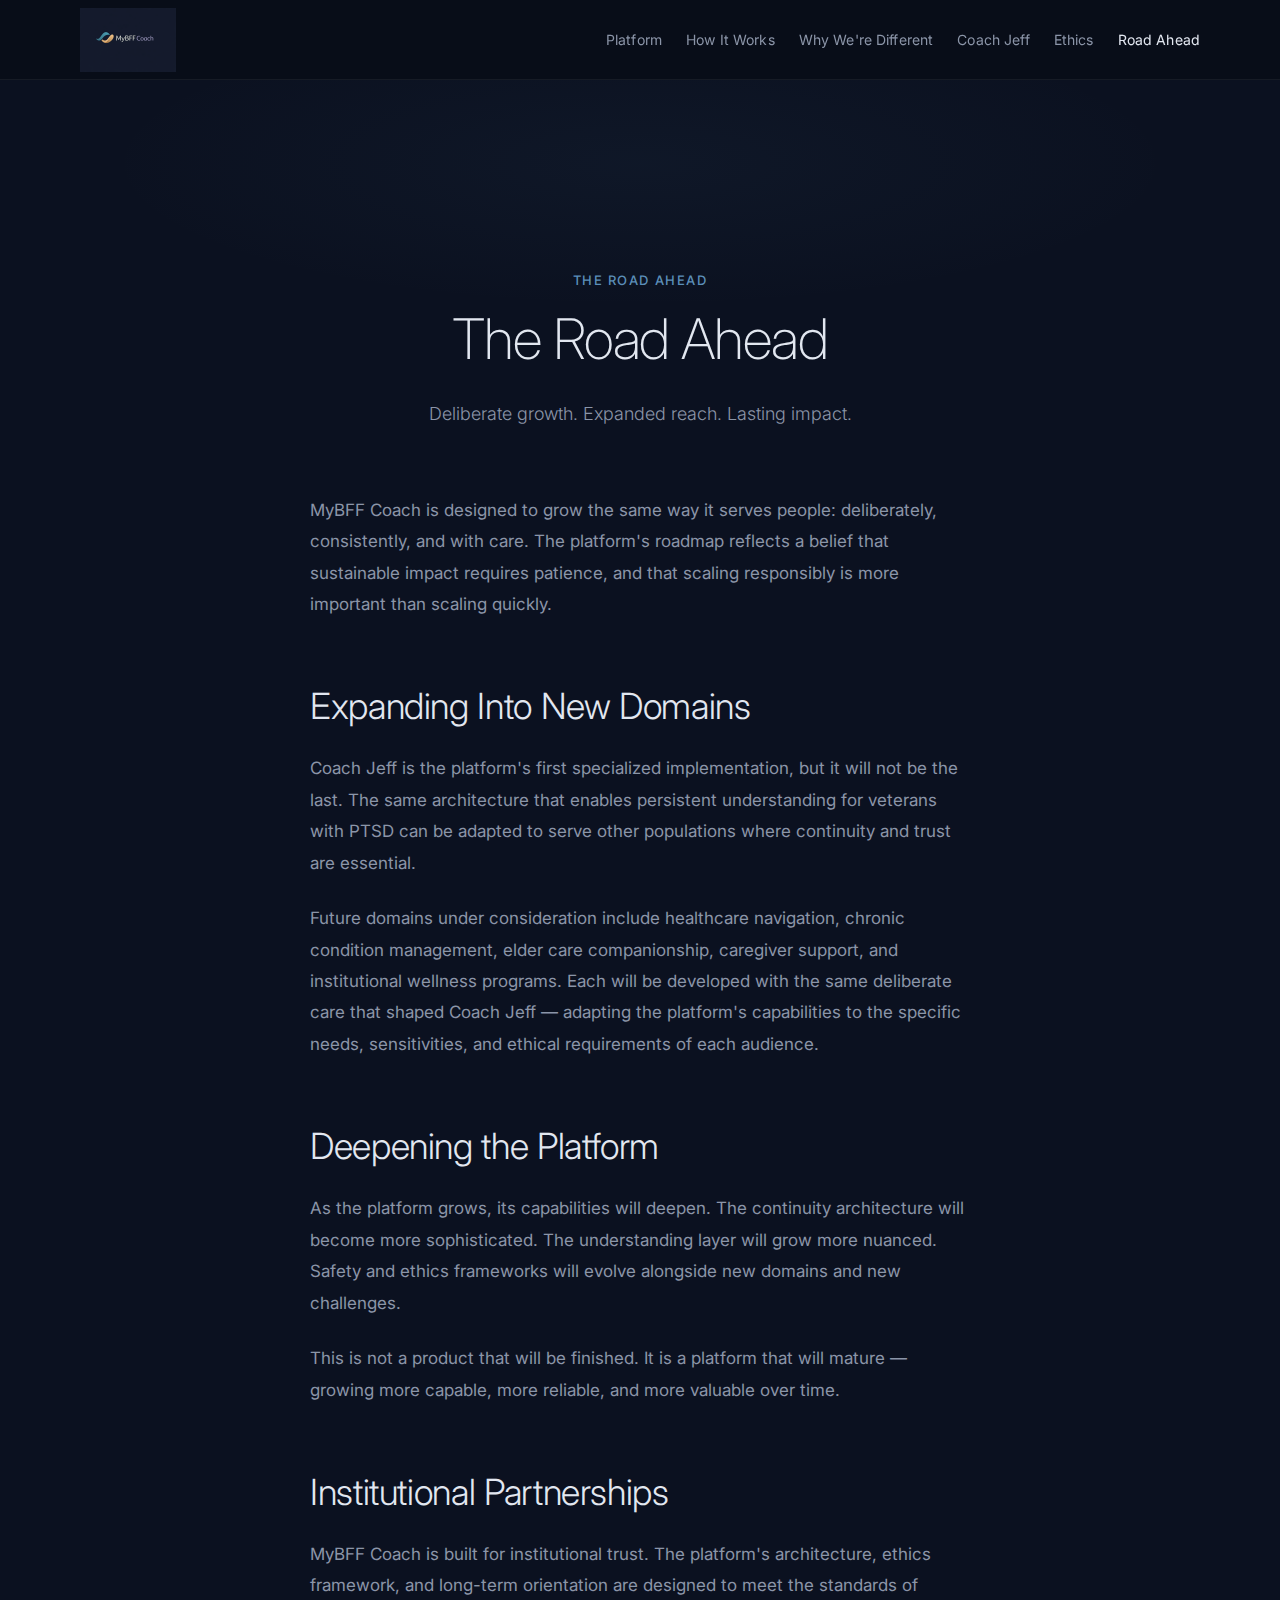
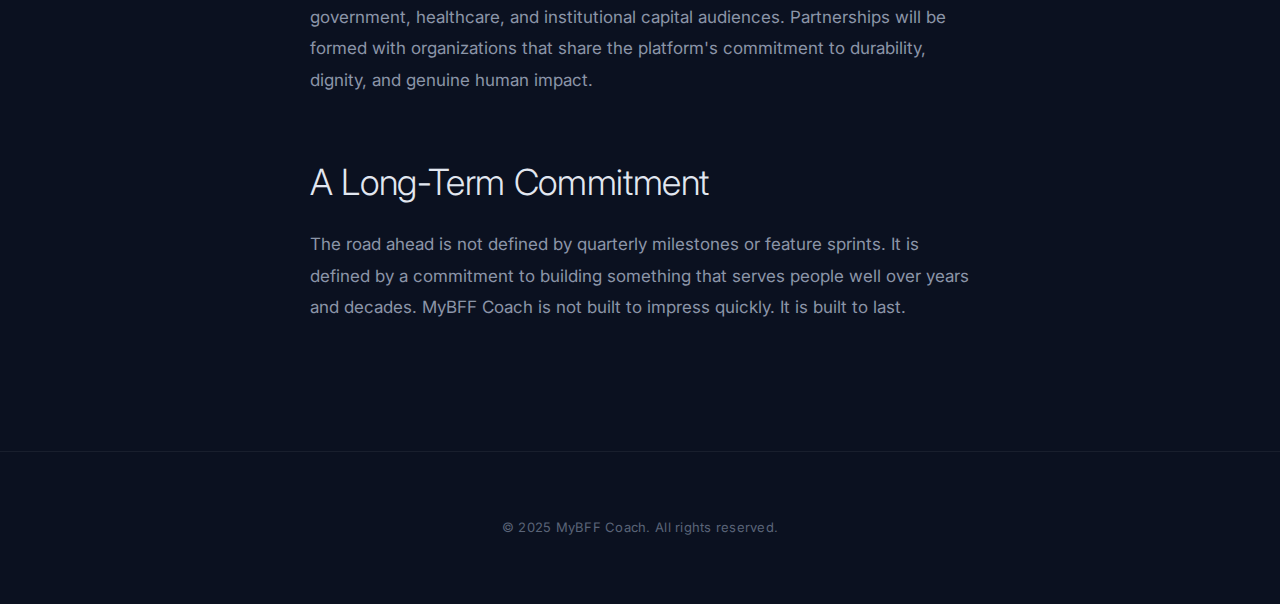
<file: road-ahead.html>
<!DOCTYPE html>
<html lang="en">
<head>
  <meta charset="UTF-8">
  <meta name="viewport" content="width=device-width, initial-scale=1.0">
  <title>The Road Ahead — MyBFF Coach</title>
  <meta name="description" content="The future of MyBFF Coach: deliberate growth, expanded domains, and long-term institutional impact.">
  <link rel="stylesheet" href="styles.css">
  <link rel="preconnect" href="https://fonts.googleapis.com">
  <link rel="preconnect" href="https://fonts.gstatic.com" crossorigin>
  <link href="https://fonts.googleapis.com/css2?family=Inter:wght@200;300;400;500&display=swap" rel="stylesheet">
</head>
<body>

  <!-- Header -->
  <header class="site-header">
    <div class="header-inner">
      <a href="index.html" class="logo-link">
        <img src="assets/logo-mybffcoach.png" alt="MyBFF Coach" class="logo-img">
      </a>
      <button class="nav-toggle" aria-label="Toggle navigation" aria-expanded="false">
        <span></span>
        <span></span>
        <span></span>
      </button>
      <nav class="site-nav" role="navigation">
        <a href="platform.html">Platform</a>
        <a href="how-it-works.html">How It Works</a>
        <a href="why-different.html">Why We're Different</a>
        <a href="coach-jeff.html">Coach Jeff</a>
        <a href="ethics.html">Ethics</a>
        <a href="road-ahead.html" class="active">Road Ahead</a>
      </nav>
    </div>
  </header>

  <main>

    <div class="page-header">
      <div class="container">
        <h4 class="section-label">The Road Ahead</h4>
        <h1>The Road Ahead</h1>
        <p class="page-subtitle">Deliberate growth. Expanded reach. Lasting impact.</p>
      </div>
    </div>

    <div class="page-content">
      <div class="container container--narrow">

        <p>MyBFF Coach is designed to grow the same way it serves people: deliberately, consistently, and with care. The platform's roadmap reflects a belief that sustainable impact requires patience, and that scaling responsibly is more important than scaling quickly.</p>

        <h2>Expanding Into New Domains</h2>

        <p>Coach Jeff is the platform's first specialized implementation, but it will not be the last. The same architecture that enables persistent understanding for veterans with PTSD can be adapted to serve other populations where continuity and trust are essential.</p>

        <p>Future domains under consideration include healthcare navigation, chronic condition management, elder care companionship, caregiver support, and institutional wellness programs. Each will be developed with the same deliberate care that shaped Coach Jeff &mdash; adapting the platform's capabilities to the specific needs, sensitivities, and ethical requirements of each audience.</p>

        <h2>Deepening the Platform</h2>

        <p>As the platform grows, its capabilities will deepen. The continuity architecture will become more sophisticated. The understanding layer will grow more nuanced. Safety and ethics frameworks will evolve alongside new domains and new challenges.</p>

        <p>This is not a product that will be finished. It is a platform that will mature &mdash; growing more capable, more reliable, and more valuable over time.</p>

        <h2>Institutional Partnerships</h2>

        <p>MyBFF Coach is built for institutional trust. The platform's architecture, ethics framework, and long-term orientation are designed to meet the standards of government, healthcare, and institutional capital audiences. Partnerships will be formed with organizations that share the platform's commitment to durability, dignity, and genuine human impact.</p>

        <h2>A Long-Term Commitment</h2>

        <p>The road ahead is not defined by quarterly milestones or feature sprints. It is defined by a commitment to building something that serves people well over years and decades. MyBFF Coach is not built to impress quickly. It is built to last.</p>

      </div>
    </div>

  </main>

  <footer class="site-footer">
    <div class="container">
      <p class="footer-text">&copy; 2025 MyBFF Coach. All rights reserved.</p>
    </div>
  </footer>

  <script>
    (function () {
      var toggle = document.querySelector('.nav-toggle');
      var nav = document.querySelector('.site-nav');
      if (!toggle || !nav) return;
      toggle.addEventListener('click', function () {
        var open = nav.classList.toggle('open');
        toggle.classList.toggle('open', open);
        toggle.setAttribute('aria-expanded', open);
      });
      nav.querySelectorAll('a').forEach(function (link) {
        link.addEventListener('click', function () {
          nav.classList.remove('open');
          toggle.classList.remove('open');
          toggle.setAttribute('aria-expanded', 'false');
        });
      });
    })();
  </script>

</body>
</html>
</file>
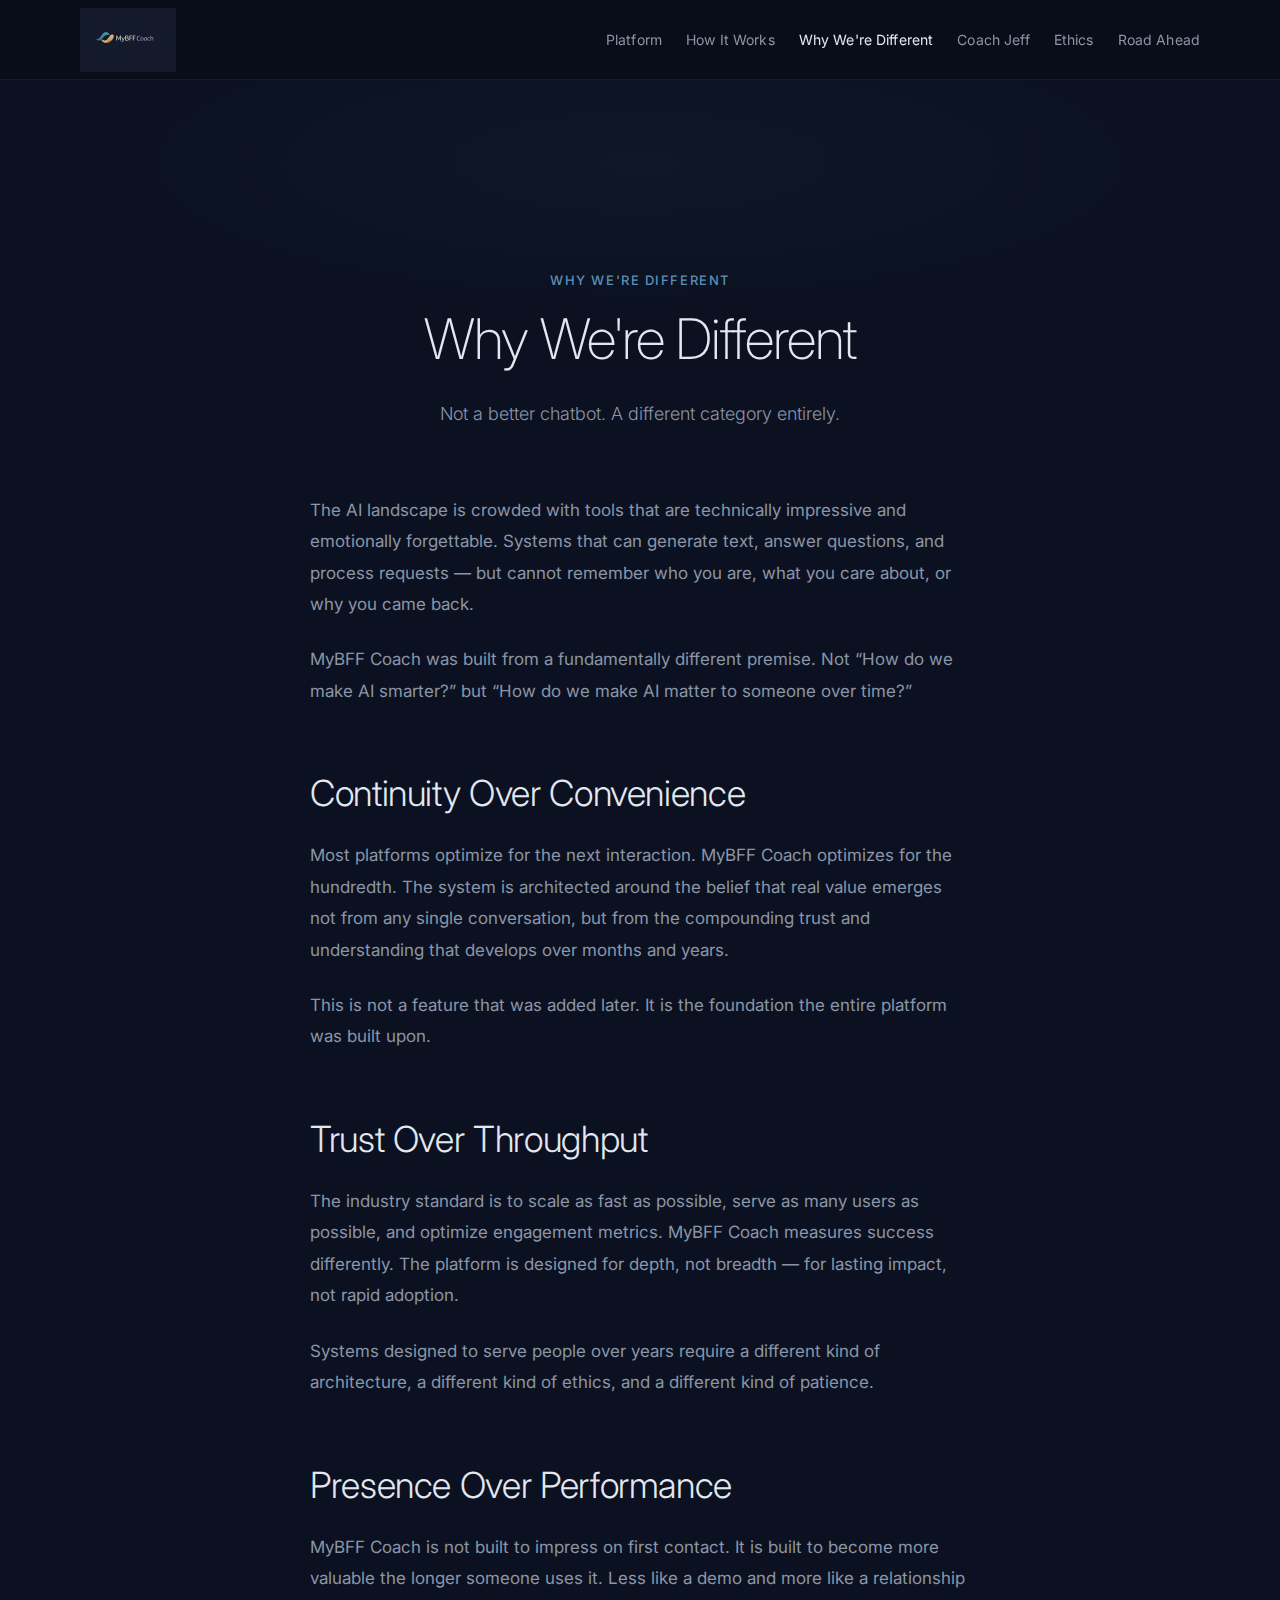
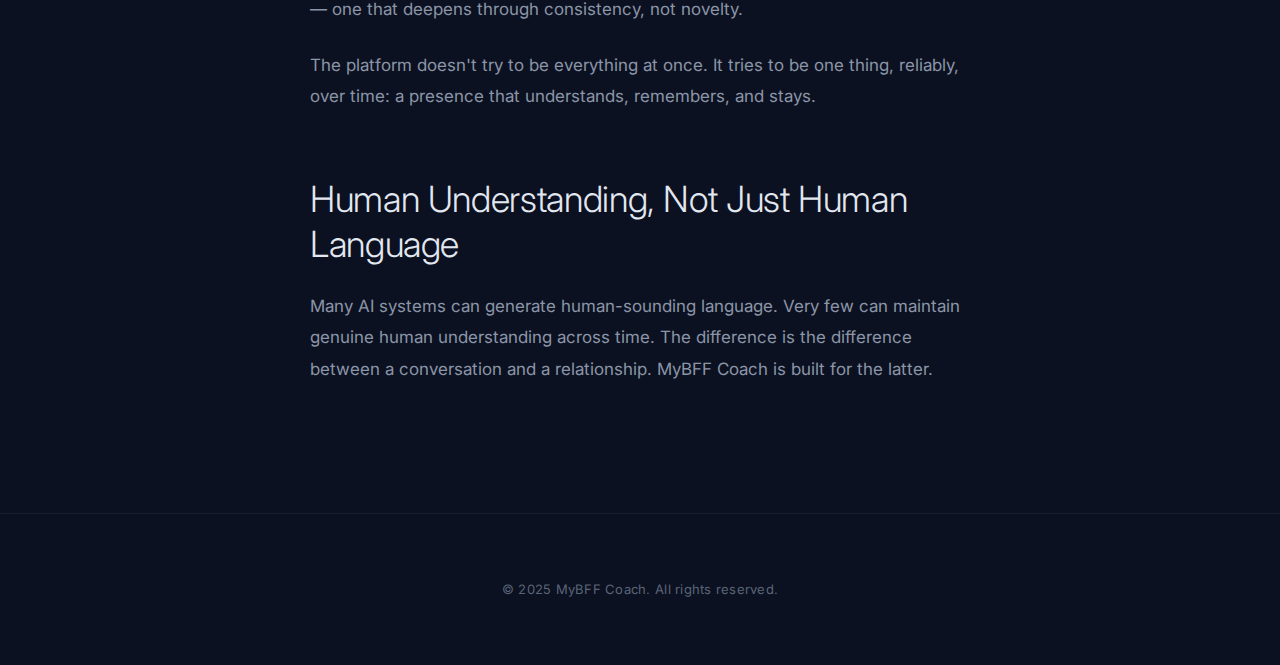
<file: why-different.html>
<!DOCTYPE html>
<html lang="en">
<head>
  <meta charset="UTF-8">
  <meta name="viewport" content="width=device-width, initial-scale=1.0">
  <title>Why We're Different — MyBFF Coach</title>
  <meta name="description" content="What makes MyBFF Coach fundamentally different from conventional AI tools and digital health platforms.">
  <link rel="stylesheet" href="styles.css">
  <link rel="preconnect" href="https://fonts.googleapis.com">
  <link rel="preconnect" href="https://fonts.gstatic.com" crossorigin>
  <link href="https://fonts.googleapis.com/css2?family=Inter:wght@200;300;400;500&display=swap" rel="stylesheet">
</head>
<body>

  <!-- Header -->
  <header class="site-header">
    <div class="header-inner">
      <a href="index.html" class="logo-link">
        <img src="assets/logo-mybffcoach.png" alt="MyBFF Coach" class="logo-img">
      </a>
      <button class="nav-toggle" aria-label="Toggle navigation" aria-expanded="false">
        <span></span>
        <span></span>
        <span></span>
      </button>
      <nav class="site-nav" role="navigation">
        <a href="platform.html">Platform</a>
        <a href="how-it-works.html">How It Works</a>
        <a href="why-different.html" class="active">Why We're Different</a>
        <a href="coach-jeff.html">Coach Jeff</a>
        <a href="ethics.html">Ethics</a>
        <a href="road-ahead.html">Road Ahead</a>
      </nav>
    </div>
  </header>

  <main>

    <div class="page-header">
      <div class="container">
        <h4 class="section-label">Why We're Different</h4>
        <h1>Why We're Different</h1>
        <p class="page-subtitle">Not a better chatbot. A different category entirely.</p>
      </div>
    </div>

    <div class="page-content">
      <div class="container container--narrow">

        <p>The AI landscape is crowded with tools that are technically impressive and emotionally forgettable. Systems that can generate text, answer questions, and process requests &mdash; but cannot remember who you are, what you care about, or why you came back.</p>

        <p>MyBFF Coach was built from a fundamentally different premise. Not &ldquo;How do we make AI smarter?&rdquo; but &ldquo;How do we make AI matter to someone over time?&rdquo;</p>

        <h2>Continuity Over Convenience</h2>

        <p>Most platforms optimize for the next interaction. MyBFF Coach optimizes for the hundredth. The system is architected around the belief that real value emerges not from any single conversation, but from the compounding trust and understanding that develops over months and years.</p>

        <p>This is not a feature that was added later. It is the foundation the entire platform was built upon.</p>

        <h2>Trust Over Throughput</h2>

        <p>The industry standard is to scale as fast as possible, serve as many users as possible, and optimize engagement metrics. MyBFF Coach measures success differently. The platform is designed for depth, not breadth &mdash; for lasting impact, not rapid adoption.</p>

        <p>Systems designed to serve people over years require a different kind of architecture, a different kind of ethics, and a different kind of patience.</p>

        <h2>Presence Over Performance</h2>

        <p>MyBFF Coach is not built to impress on first contact. It is built to become more valuable the longer someone uses it. Less like a demo and more like a relationship &mdash; one that deepens through consistency, not novelty.</p>

        <p>The platform doesn't try to be everything at once. It tries to be one thing, reliably, over time: a presence that understands, remembers, and stays.</p>

        <h2>Human Understanding, Not Just Human Language</h2>

        <p>Many AI systems can generate human-sounding language. Very few can maintain genuine human understanding across time. The difference is the difference between a conversation and a relationship. MyBFF Coach is built for the latter.</p>

      </div>
    </div>

  </main>

  <footer class="site-footer">
    <div class="container">
      <p class="footer-text">&copy; 2025 MyBFF Coach. All rights reserved.</p>
    </div>
  </footer>

  <script>
    (function () {
      var toggle = document.querySelector('.nav-toggle');
      var nav = document.querySelector('.site-nav');
      if (!toggle || !nav) return;
      toggle.addEventListener('click', function () {
        var open = nav.classList.toggle('open');
        toggle.classList.toggle('open', open);
        toggle.setAttribute('aria-expanded', open);
      });
      nav.querySelectorAll('a').forEach(function (link) {
        link.addEventListener('click', function () {
          nav.classList.remove('open');
          toggle.classList.remove('open');
          toggle.setAttribute('aria-expanded', 'false');
        });
      });
    })();
  </script>

</body>
</html>
</file>
<file: styles.css>
/* ============================================
   MyBFF Coach — Design System
   Premium institutional-grade static site
   ============================================ */

/* --- Custom Properties --- */
:root {
  --color-bg-deep:       #090d18;
  --color-bg-primary:    #0b1120;
  --color-bg-secondary:  #0f1729;
  --color-bg-card:       #131d33;
  --color-bg-subtle:     #172038;
  --color-text-primary:  #e2e7f0;
  --color-text-secondary:#8b95a8;
  --color-text-muted:    #5a6478;
  --color-accent:        #5b8fb9;
  --color-accent-soft:   #4a7a9e;
  --color-gold:          #c5a05e;
  --color-gold-soft:     #b8944f;
  --color-border:        rgba(255, 255, 255, 0.06);
  --color-border-light:  rgba(255, 255, 255, 0.10);

  --font-family:         'Inter', -apple-system, BlinkMacSystemFont, 'Segoe UI', Roboto, sans-serif;

  --space-xs:   0.5rem;
  --space-sm:   1rem;
  --space-md:   1.5rem;
  --space-lg:   2.5rem;
  --space-xl:   4rem;
  --space-2xl:  6rem;
  --space-3xl:  8rem;
  --space-4xl:  12rem;

  --max-width:        1200px;
  --max-width-narrow: 740px;
  --max-width-wide:   960px;

  --header-height:    80px;
}

/* --- Reset & Base --- */
*,
*::before,
*::after {
  margin: 0;
  padding: 0;
  box-sizing: border-box;
}

html {
  scroll-behavior: smooth;
  -webkit-font-smoothing: antialiased;
  -moz-osx-font-smoothing: grayscale;
}

body {
  font-family: var(--font-family);
  font-size: 1.0625rem;
  line-height: 1.8;
  color: var(--color-text-primary);
  background-color: var(--color-bg-primary);
  overflow-x: hidden;
}

img {
  max-width: 100%;
  height: auto;
  display: block;
}

a {
  color: var(--color-accent);
  text-decoration: none;
  transition: color 0.2s ease;
}

a:hover {
  color: var(--color-text-primary);
}

/* --- Typography --- */
h1, h2, h3, h4 {
  font-weight: 300;
  line-height: 1.25;
  color: var(--color-text-primary);
  letter-spacing: -0.01em;
}

h1 {
  font-size: clamp(2.25rem, 4.5vw, 3.5rem);
  letter-spacing: -0.02em;
}

h2 {
  font-size: clamp(1.75rem, 3vw, 2.25rem);
  margin-bottom: var(--space-md);
}

h3 {
  font-size: 1.25rem;
  font-weight: 400;
  margin-bottom: var(--space-sm);
  color: var(--color-text-secondary);
}

h4 {
  font-size: 1.0625rem;
  font-weight: 500;
  text-transform: uppercase;
  letter-spacing: 0.08em;
  color: var(--color-text-muted);
  margin-bottom: var(--space-sm);
}

p {
  margin-bottom: var(--space-md);
  color: var(--color-text-secondary);
}

p:last-child {
  margin-bottom: 0;
}

/* --- Layout --- */
.container {
  width: 100%;
  max-width: var(--max-width);
  margin: 0 auto;
  padding: 0 var(--space-lg);
}

.container--narrow {
  max-width: var(--max-width-narrow);
}

.container--wide {
  max-width: var(--max-width-wide);
}

/* --- Header --- */
.site-header {
  position: sticky;
  top: 0;
  z-index: 1000;
  height: var(--header-height);
  background: rgba(9, 13, 24, 0.92);
  backdrop-filter: blur(16px);
  -webkit-backdrop-filter: blur(16px);
  border-bottom: 1px solid var(--color-border);
  display: flex;
  align-items: center;
}

.header-inner {
  width: 100%;
  max-width: var(--max-width);
  margin: 0 auto;
  padding: 0 var(--space-lg);
  display: flex;
  align-items: center;
  justify-content: space-between;
}

.logo-link {
  display: flex;
  align-items: center;
  gap: 0.75rem;
  text-decoration: none;
  flex-shrink: 0;
}

.logo-img {
  height: 64px;
  width: auto;
}

.logo-text {
  font-size: 1.125rem;
  font-weight: 300;
  color: var(--color-text-primary);
  letter-spacing: 0.02em;
  white-space: nowrap;
}

.logo-text span {
  color: var(--color-text-muted);
}

/* --- Navigation --- */
.site-nav {
  display: flex;
  align-items: center;
  gap: var(--space-md);
}

.site-nav a {
  font-size: 0.875rem;
  font-weight: 400;
  color: var(--color-text-secondary);
  text-decoration: none;
  letter-spacing: 0.01em;
  transition: color 0.2s ease;
  white-space: nowrap;
}

.site-nav a:hover,
.site-nav a.active {
  color: var(--color-text-primary);
}

/* Mobile nav toggle */
.nav-toggle {
  display: none;
  background: none;
  border: none;
  cursor: pointer;
  padding: var(--space-xs);
  flex-direction: column;
  gap: 5px;
}

.nav-toggle span {
  display: block;
  width: 22px;
  height: 1.5px;
  background: var(--color-text-secondary);
  transition: all 0.3s ease;
}

.nav-toggle.open span:nth-child(1) {
  transform: rotate(45deg) translate(4px, 4px);
}

.nav-toggle.open span:nth-child(2) {
  opacity: 0;
}

.nav-toggle.open span:nth-child(3) {
  transform: rotate(-45deg) translate(5px, -5px);
}

/* --- Sections --- */
.section {
  padding: var(--space-3xl) 0;
}

.section--hero {
  padding: var(--space-4xl) 0 var(--space-3xl);
  text-align: center;
  position: relative;
}

.section--hero::before {
  content: '';
  position: absolute;
  inset: 0;
  background: radial-gradient(ellipse 60% 50% at 50% 0%, rgba(91, 143, 185, 0.06) 0%, transparent 70%);
  pointer-events: none;
}

.section--alt {
  background-color: var(--color-bg-secondary);
}

.section--deep {
  background-color: var(--color-bg-deep);
}

.section-label {
  font-size: 0.8125rem;
  font-weight: 500;
  text-transform: uppercase;
  letter-spacing: 0.12em;
  color: var(--color-accent);
  margin-bottom: var(--space-sm);
}

.section-title {
  margin-bottom: var(--space-lg);
}

.section-body p {
  max-width: var(--max-width-narrow);
}

.section-body--centered p {
  margin-left: auto;
  margin-right: auto;
}

.section-link {
  display: inline-block;
  margin-top: var(--space-md);
  font-size: 0.9375rem;
  font-weight: 400;
  color: var(--color-accent);
  border-bottom: 1px solid rgba(91, 143, 185, 0.3);
  padding-bottom: 2px;
  transition: border-color 0.2s ease, color 0.2s ease;
}

.section-link:hover {
  color: var(--color-text-primary);
  border-color: var(--color-text-primary);
}

/* --- Hero --- */
.hero-brand {
  display: flex;
  justify-content: center;
  margin-bottom: var(--space-2xl);
}

.hero-logo {
  width: 100%;
  max-width: 260px;
  height: auto;
}

.hero-headline {
  font-size: clamp(2.5rem, 5vw, 3.75rem);
  font-weight: 200;
  letter-spacing: -0.025em;
  line-height: 1.15;
  margin-bottom: var(--space-md);
  max-width: 800px;
  margin-left: auto;
  margin-right: auto;
}

.hero-sub {
  font-size: clamp(1.0625rem, 1.5vw, 1.25rem);
  font-weight: 300;
  color: var(--color-text-secondary);
  max-width: 600px;
  margin: 0 auto;
  line-height: 1.7;
}

/* --- Icon Grid (Product Ecosystem) --- */
.icon-grid {
  display: grid;
  grid-template-columns: repeat(auto-fit, minmax(120px, 1fr));
  gap: var(--space-lg);
  max-width: 640px;
  margin: var(--space-xl) auto 0;
}

.icon-grid-item {
  display: flex;
  flex-direction: column;
  align-items: center;
  gap: var(--space-xs);
}

.icon-grid-item img {
  width: 88px;
  height: 88px;
  border-radius: 20px;
  box-shadow: 0 4px 24px rgba(0, 0, 0, 0.3);
}

.icon-grid-item span {
  font-size: 0.75rem;
  color: var(--color-text-muted);
  text-align: center;
}

/* --- Founder Section --- */
.founder-section {
  padding: var(--space-3xl) 0;
  border-top: 1px solid var(--color-border);
  border-bottom: 1px solid var(--color-border);
}

.founder-layout {
  display: grid;
  grid-template-columns: 240px 1fr;
  gap: var(--space-xl);
  align-items: start;
}

.founder-photo {
  width: 100%;
  max-width: 240px;
  border-radius: 8px;
  box-shadow: 0 8px 40px rgba(0, 0, 0, 0.3);
}

.founder-content h2 {
  font-size: 1.75rem;
  font-weight: 300;
  margin-bottom: var(--space-lg);
  color: var(--color-gold);
}

.founder-content p {
  color: var(--color-text-secondary);
  line-height: 1.85;
}

/* --- Bullets / Feature List --- */
.feature-list {
  list-style: none;
  padding: 0;
  margin: var(--space-md) 0;
}

.feature-list li {
  position: relative;
  padding-left: 1.5rem;
  margin-bottom: var(--space-sm);
  color: var(--color-text-secondary);
  line-height: 1.7;
}

.feature-list li::before {
  content: '';
  position: absolute;
  left: 0;
  top: 0.65em;
  width: 6px;
  height: 6px;
  border-radius: 50%;
  background: var(--color-accent);
  opacity: 0.6;
}

/* --- Page Content (inner pages) --- */
.page-header {
  padding: var(--space-4xl) 0 var(--space-xl);
  text-align: center;
  position: relative;
}

.page-header::before {
  content: '';
  position: absolute;
  inset: 0;
  background: radial-gradient(ellipse 60% 50% at 50% 20%, rgba(91, 143, 185, 0.05) 0%, transparent 70%);
  pointer-events: none;
}

.page-header h1 {
  font-weight: 200;
  letter-spacing: -0.02em;
}

.page-header .page-subtitle {
  font-size: 1.125rem;
  color: var(--color-text-secondary);
  max-width: 600px;
  margin: var(--space-md) auto 0;
  font-weight: 300;
}

.page-content {
  padding: 0 0 var(--space-3xl);
}

.page-content .container--narrow {
  max-width: var(--max-width-narrow);
}

.page-content h2 {
  margin-top: var(--space-xl);
  margin-bottom: var(--space-md);
  font-weight: 300;
  color: var(--color-text-primary);
}

.page-content h3 {
  margin-top: var(--space-lg);
  color: var(--color-text-primary);
  font-weight: 400;
  font-size: 1.1875rem;
}

.page-content p {
  color: var(--color-text-secondary);
  line-height: 1.85;
}

.page-content ul {
  list-style: none;
  padding: 0;
  margin: var(--space-md) 0;
}

.page-content ul li {
  position: relative;
  padding-left: 1.5rem;
  margin-bottom: var(--space-sm);
  color: var(--color-text-secondary);
  line-height: 1.7;
}

.page-content ul li::before {
  content: '';
  position: absolute;
  left: 0;
  top: 0.65em;
  width: 6px;
  height: 6px;
  border-radius: 50%;
  background: var(--color-accent);
  opacity: 0.6;
}

/* --- Divider --- */
.divider {
  border: none;
  height: 1px;
  background: var(--color-border);
  margin: var(--space-xl) 0;
}

/* --- Footer --- */
.site-footer {
  padding: var(--space-xl) 0;
  border-top: 1px solid var(--color-border);
  text-align: center;
}

.footer-text {
  font-size: 0.8125rem;
  color: var(--color-text-muted);
  letter-spacing: 0.02em;
}

/* --- Responsive --- */
@media (max-width: 900px) {
  .site-nav {
    display: none;
    position: fixed;
    inset: 0;
    top: var(--header-height);
    background: rgba(9, 13, 24, 0.98);
    flex-direction: column;
    align-items: center;
    justify-content: center;
    gap: var(--space-lg);
    z-index: 999;
  }

  .site-nav.open {
    display: flex;
  }

  .site-nav a {
    font-size: 1.125rem;
  }

  .nav-toggle {
    display: flex;
  }

  .founder-layout {
    grid-template-columns: 1fr;
    text-align: center;
  }

  .founder-photo {
    margin: 0 auto var(--space-md);
    max-width: 180px;
  }

  .icon-grid {
    grid-template-columns: repeat(2, 1fr);
    gap: var(--space-md);
  }

  .section {
    padding: var(--space-2xl) 0;
  }

  .section--hero {
    padding: var(--space-3xl) 0 var(--space-2xl);
  }

  .page-header {
    padding: var(--space-3xl) 0 var(--space-lg);
  }
}

@media (max-width: 600px) {
  :root {
    --space-lg: 2rem;
    --space-xl: 3rem;
    --space-2xl: 4rem;
    --space-3xl: 5rem;
    --space-4xl: 7rem;
  }

  .container {
    padding: 0 var(--space-md);
  }

  .header-inner {
    padding: 0 var(--space-md);
  }

  .icon-grid-item img {
    width: 72px;
    height: 72px;
    border-radius: 16px;
  }

  .hero-logo {
    max-width: 180px;
  }
}

/* --- Utility --- */
.text-center { text-align: center; }
.text-muted  { color: var(--color-text-muted); }
.text-accent { color: var(--color-accent); }
.text-gold   { color: var(--color-gold); }
.mt-0 { margin-top: 0; }
.mb-0 { margin-bottom: 0; }
/* --------------------------------------------------
   Primary Background Texture
   -------------------------------------------------- */

.hero,
.section--vision {
  background-image: url("assets/backgrounds/bg-continuity-01.webp");
  background-size: cover;
  background-position: center;
  background-repeat: no-repeat;
}
</file>
